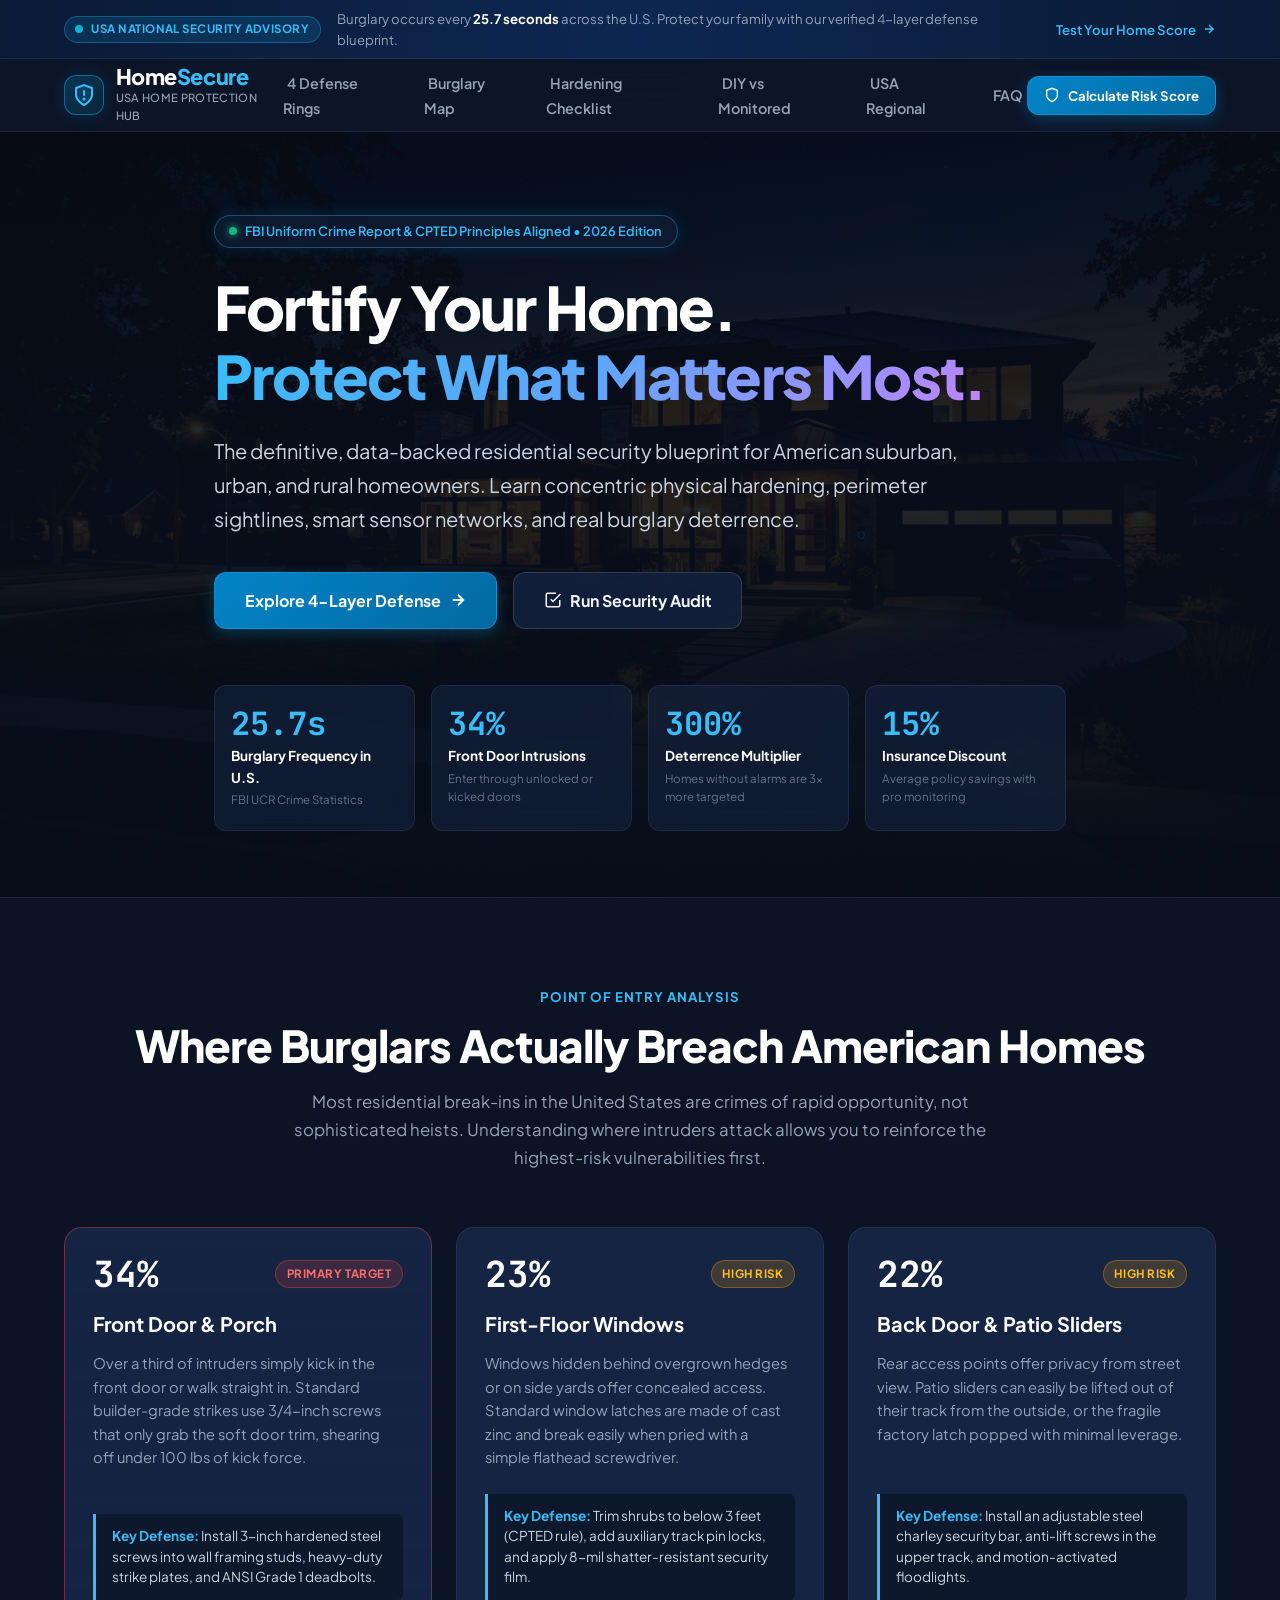
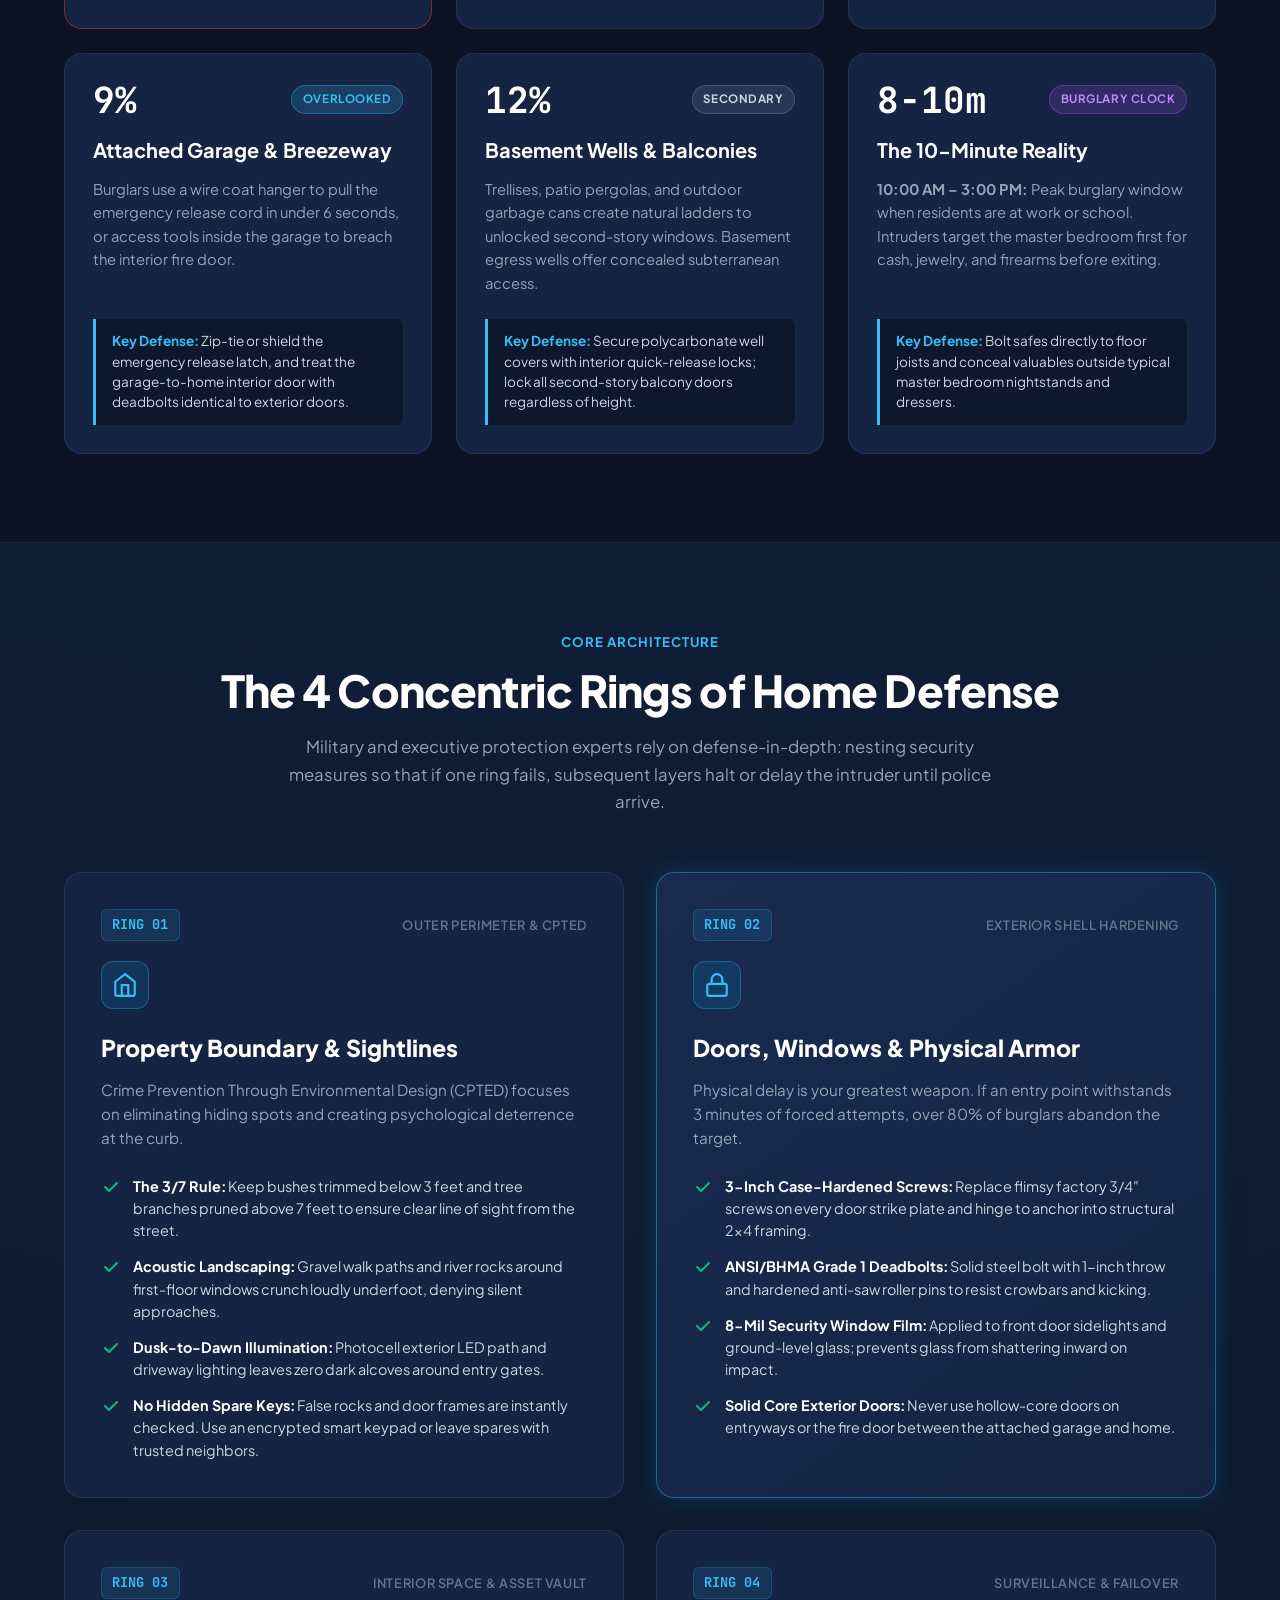
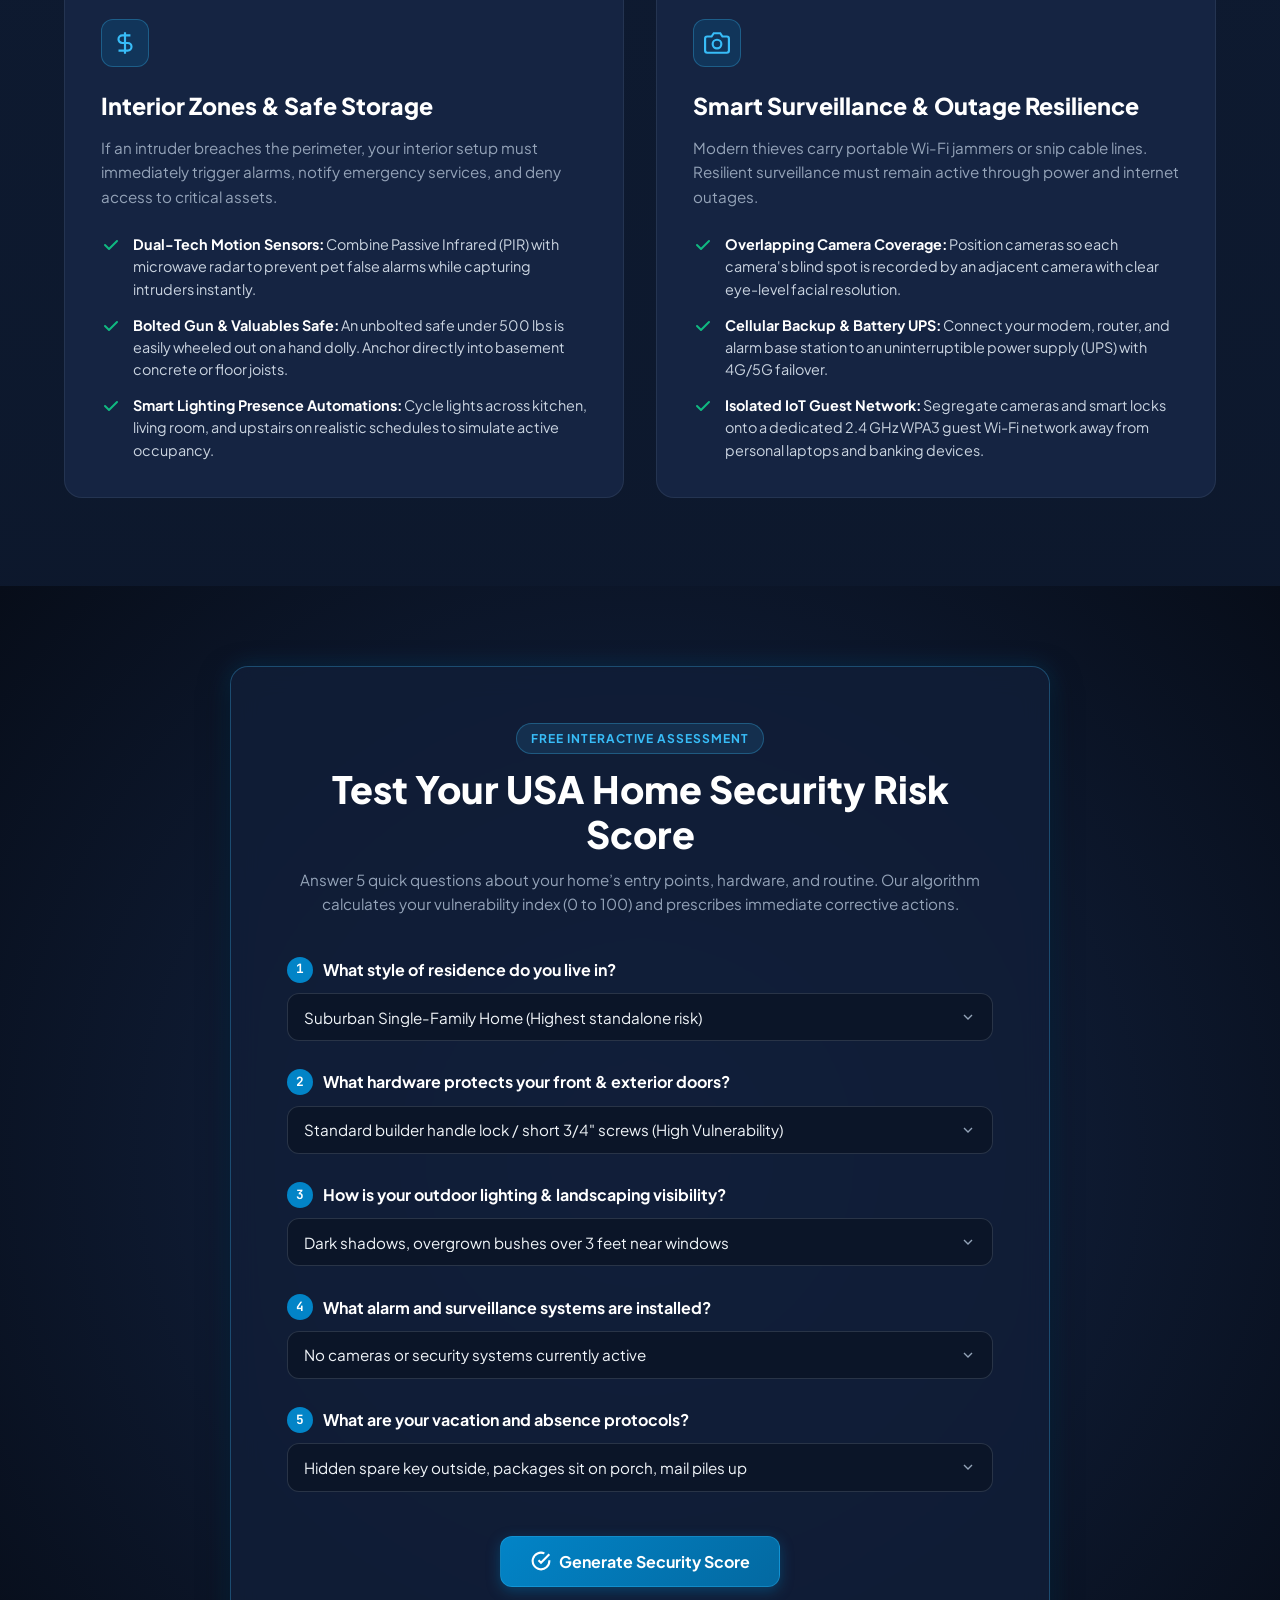
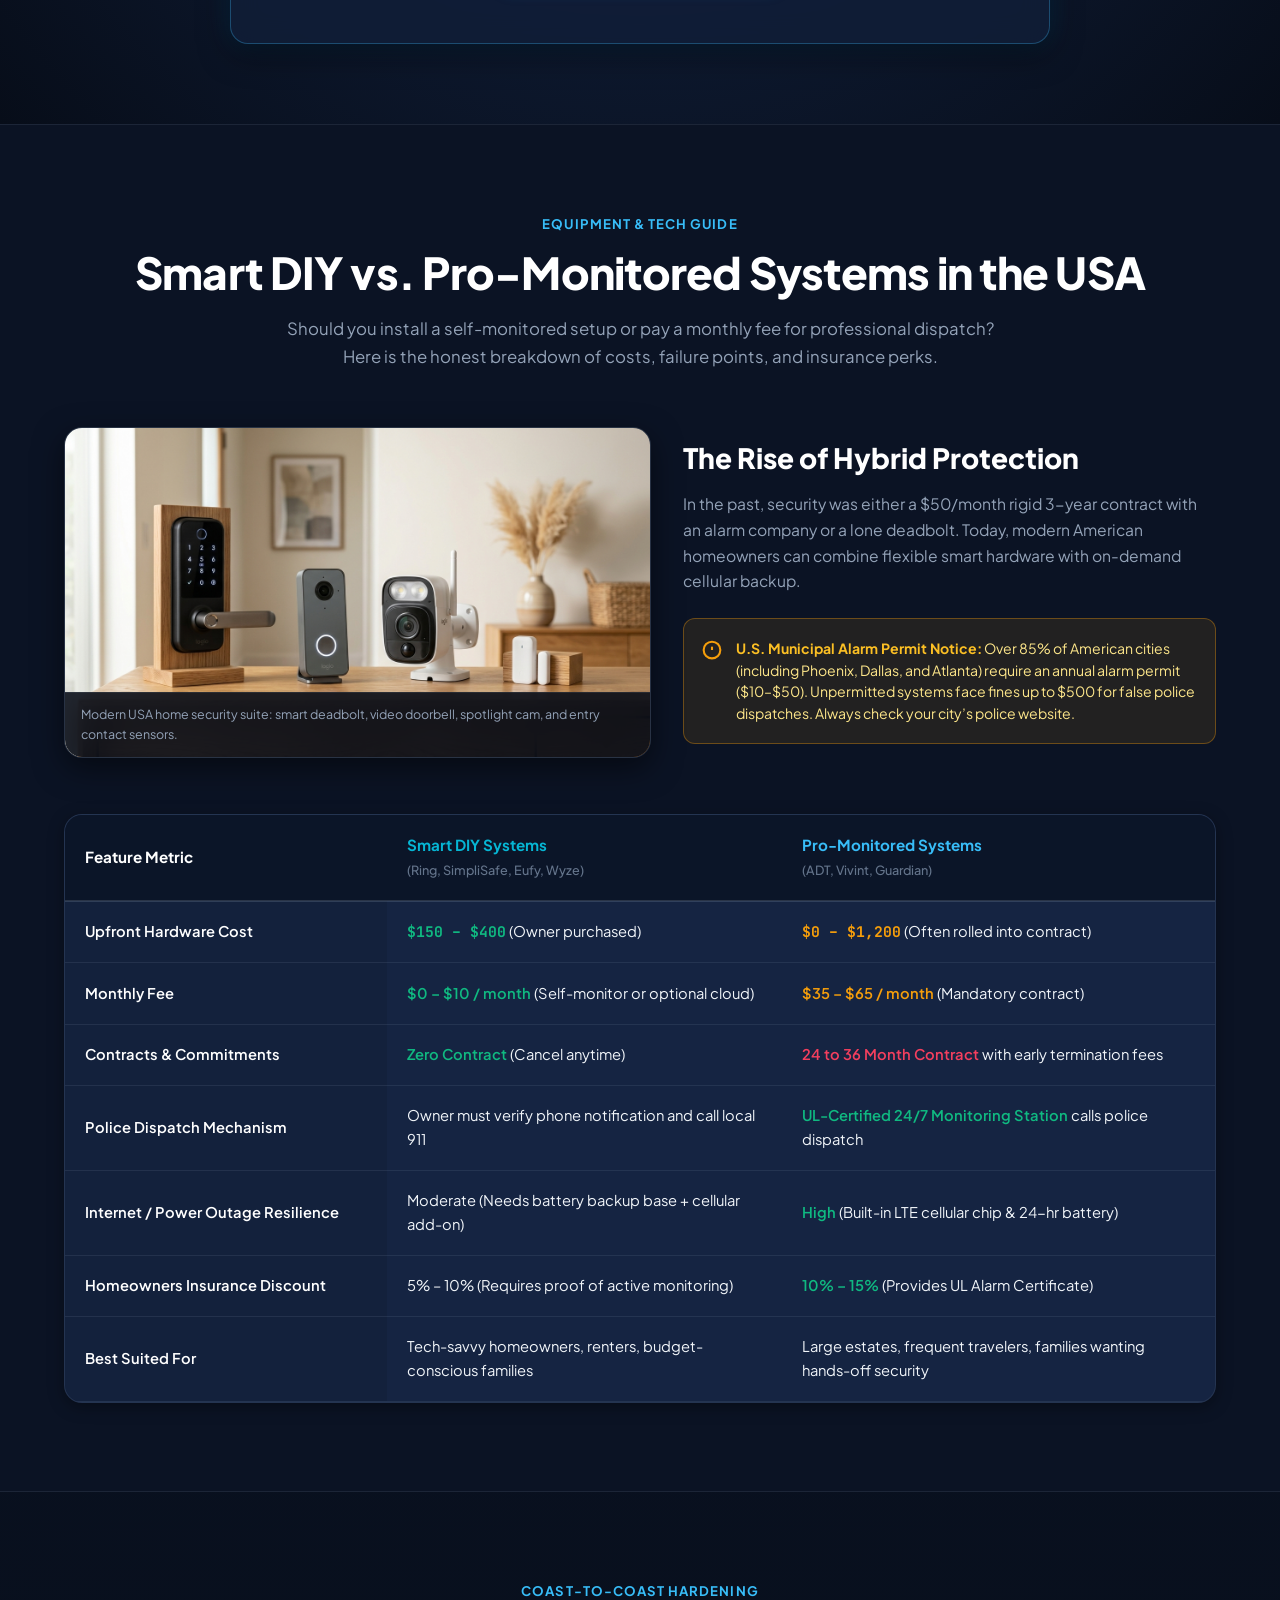
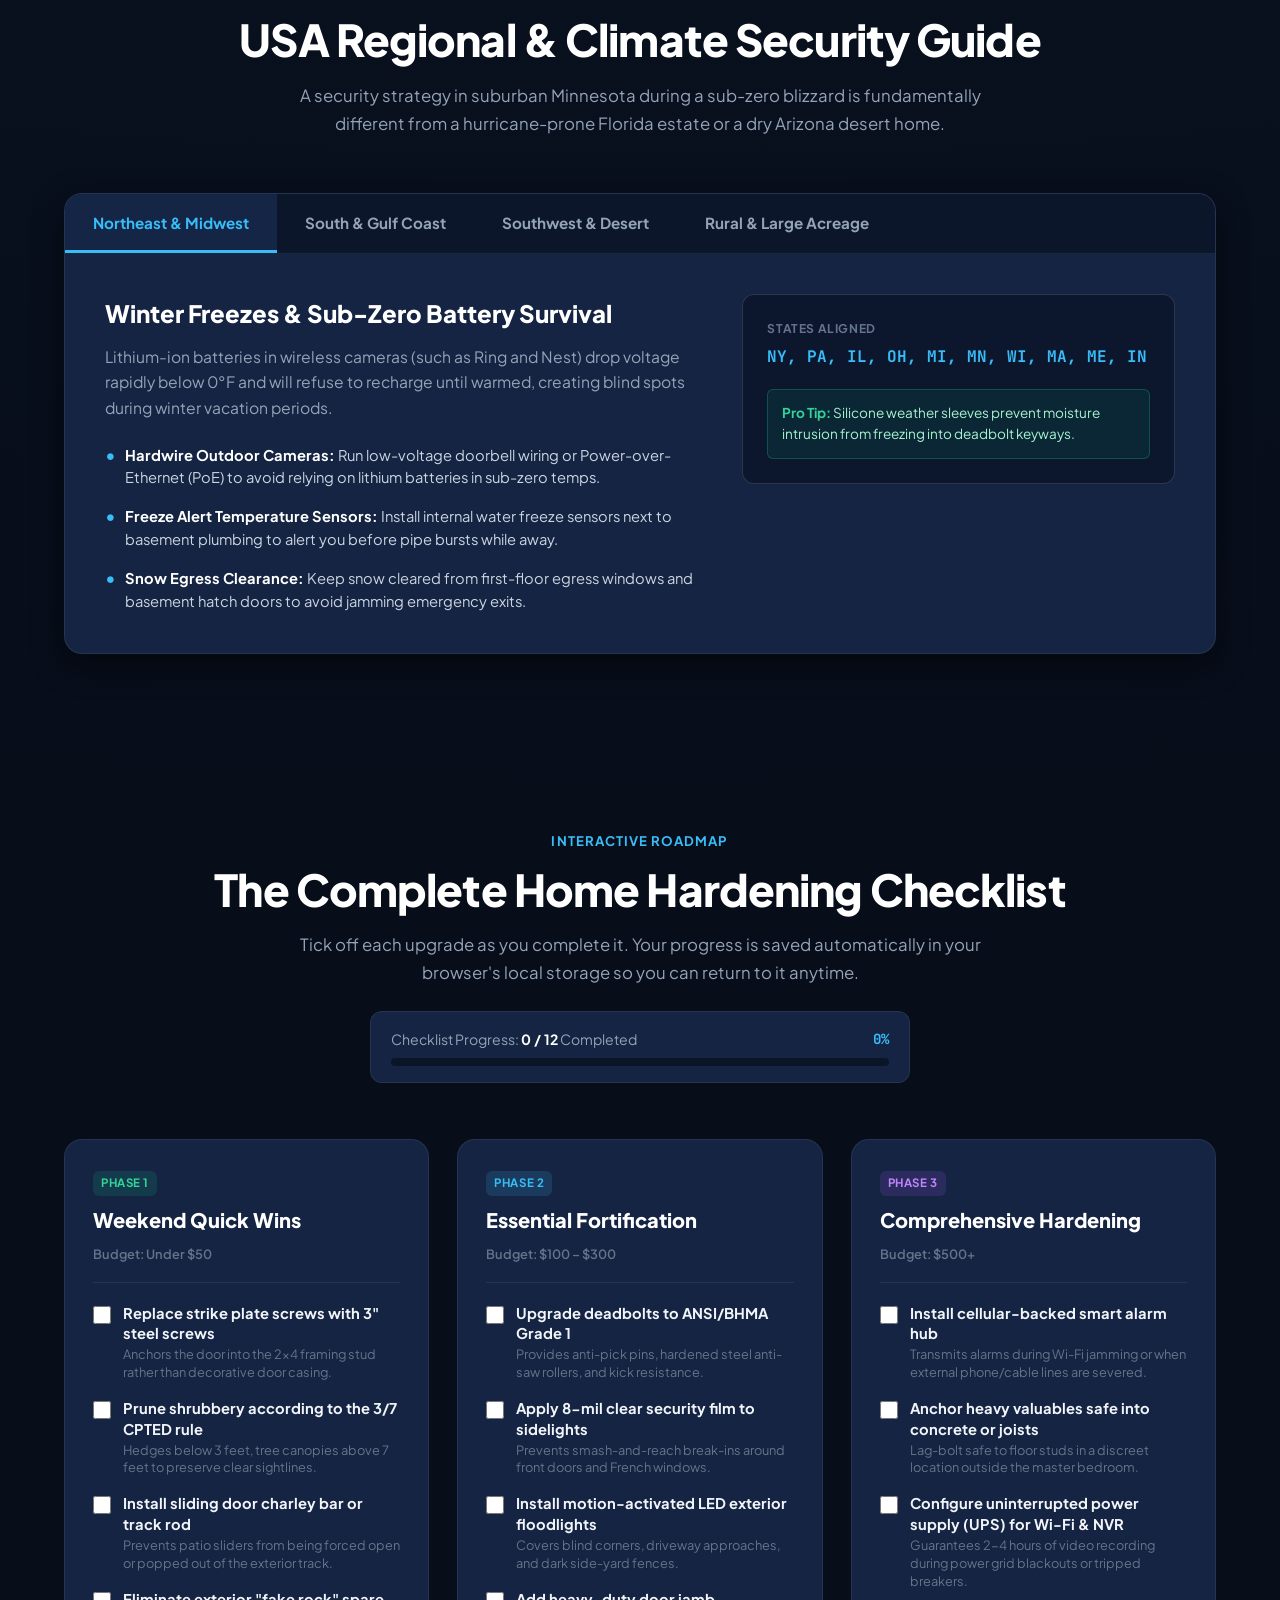
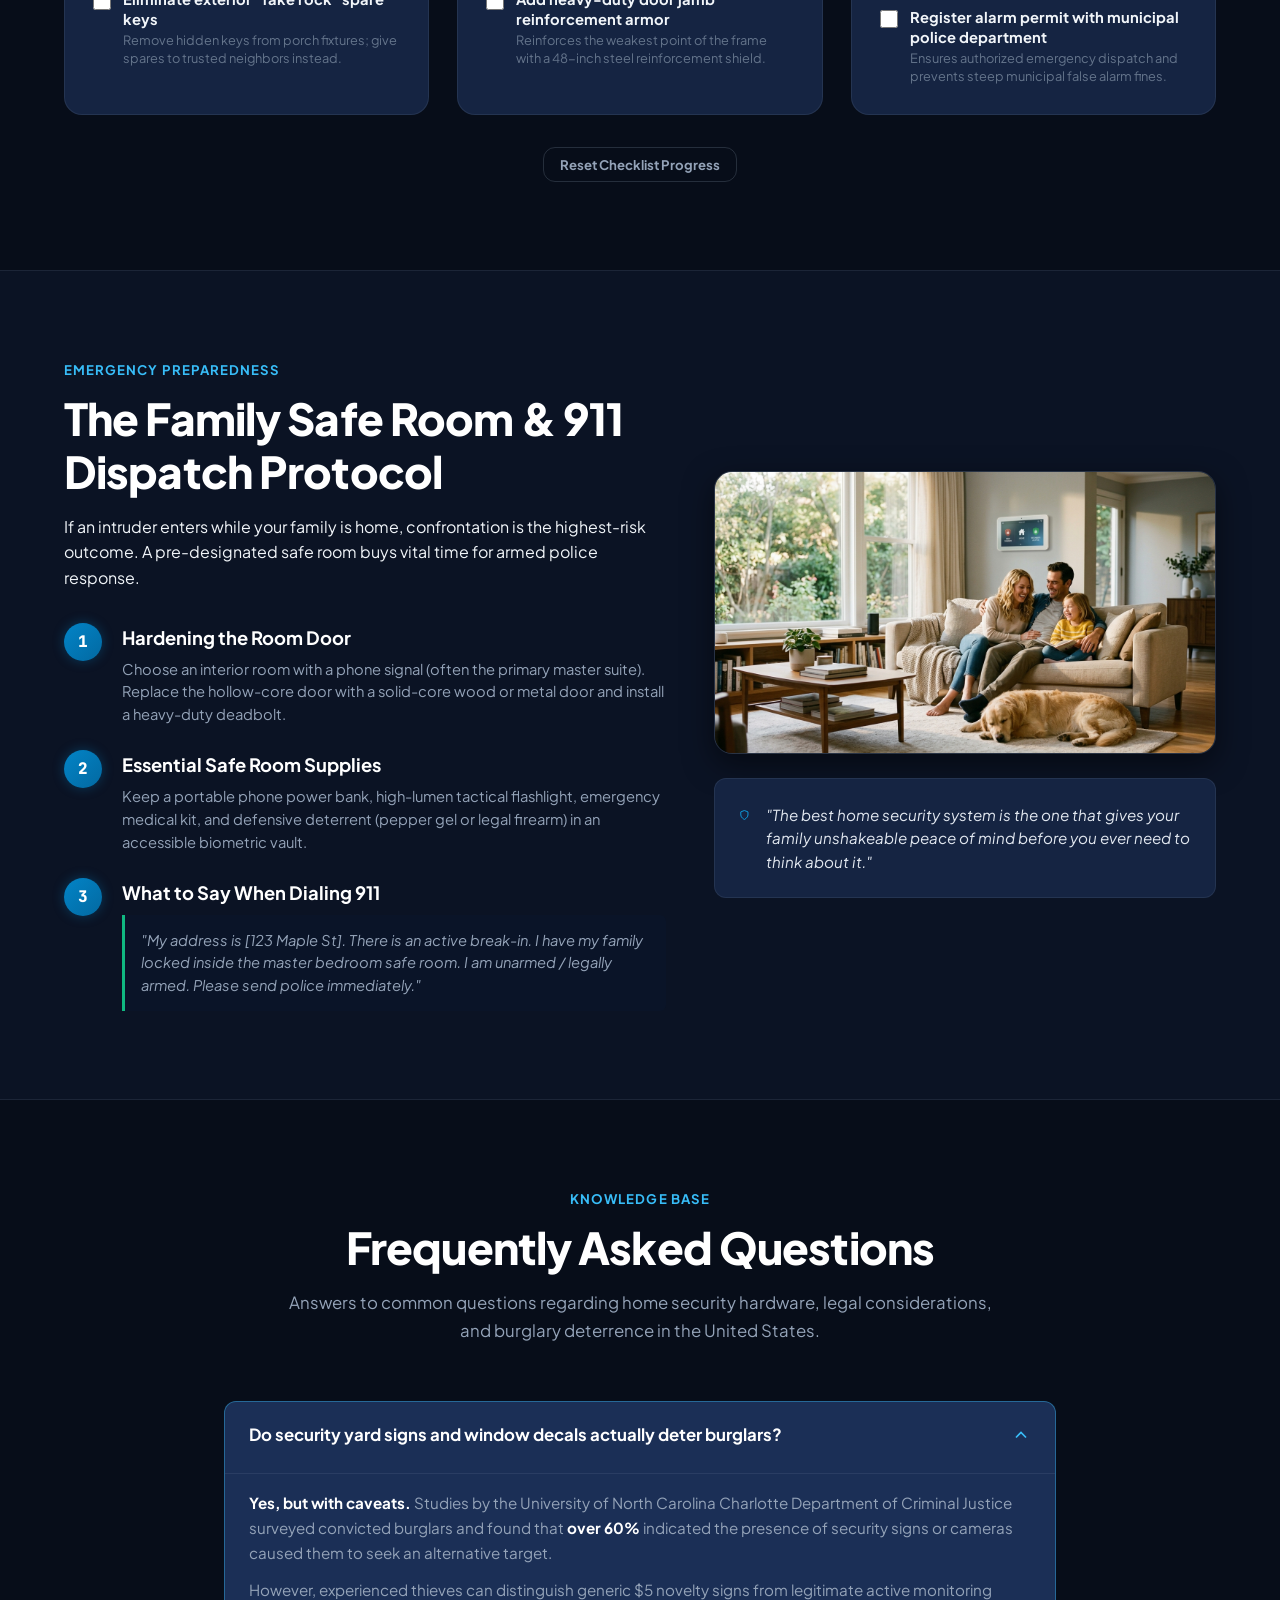
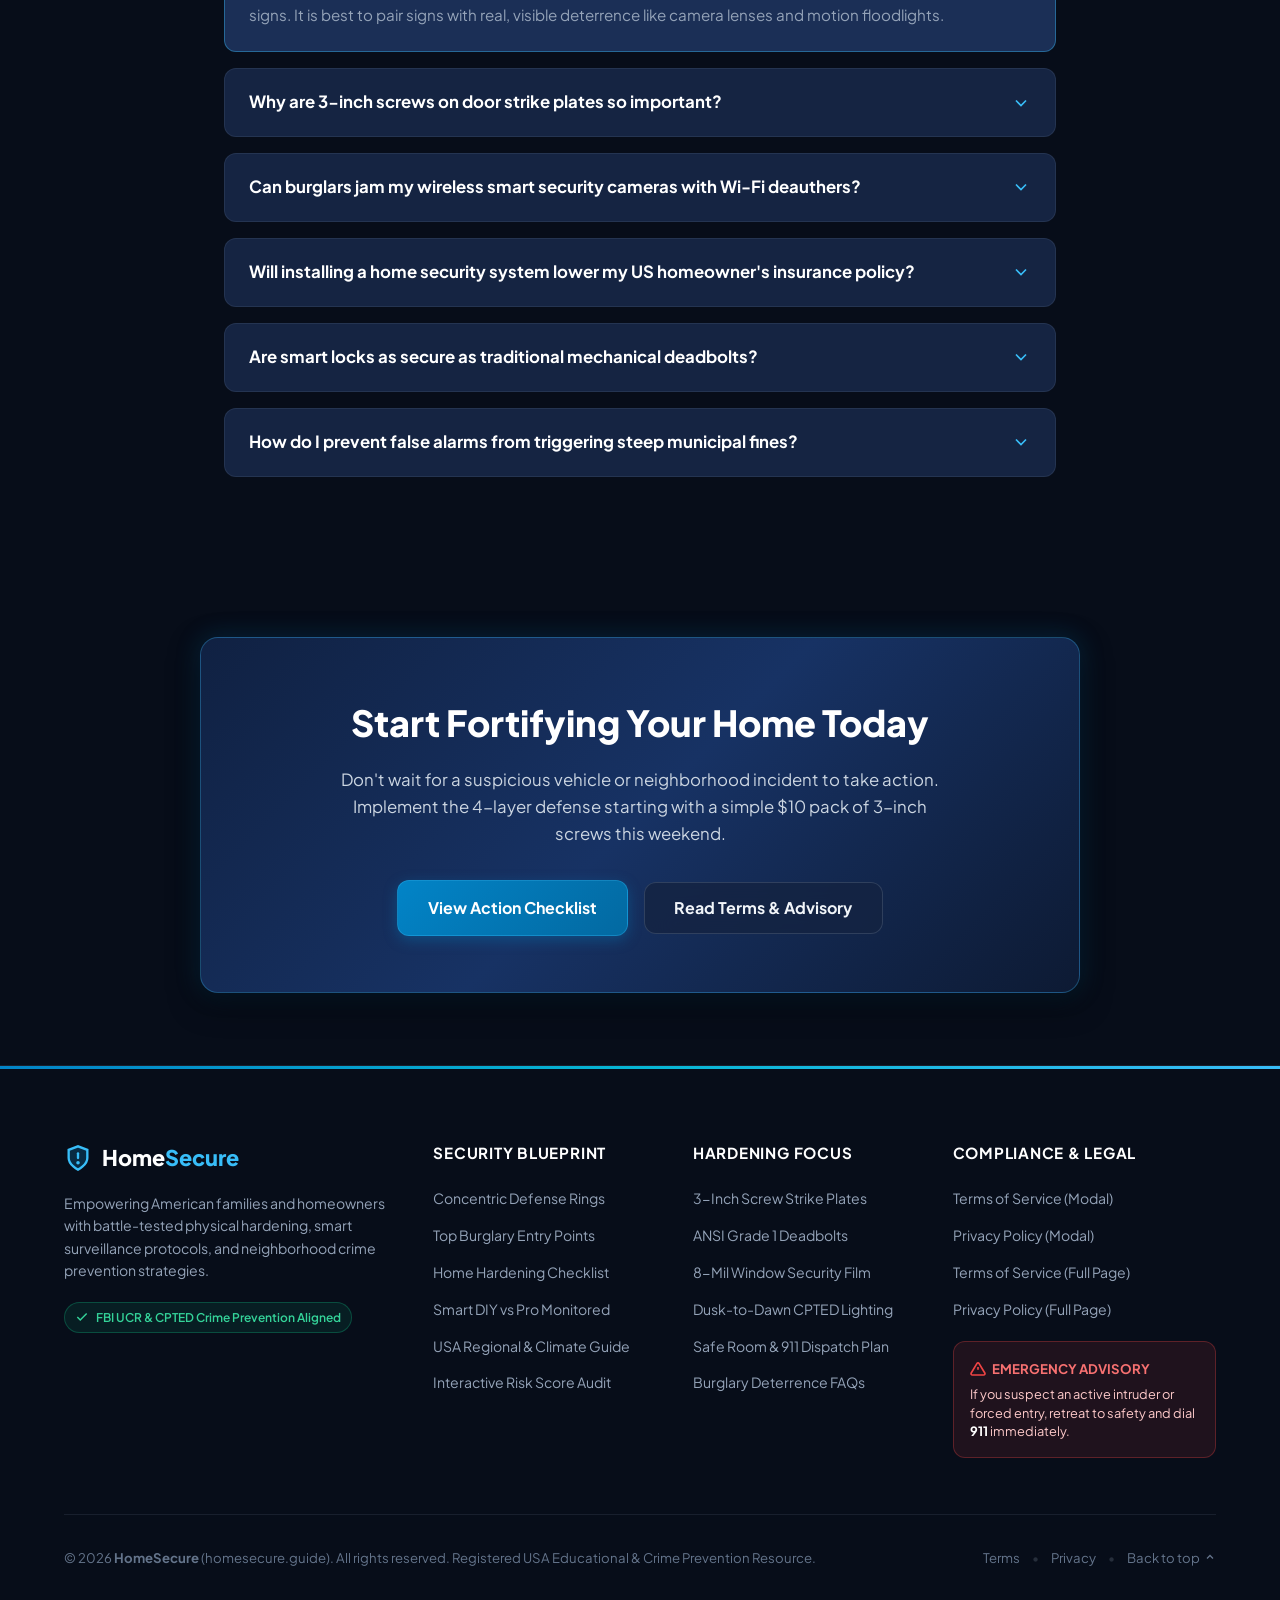
<file: index.html>
<!DOCTYPE html>
<html lang="en" class="scroll-smooth">
<head>
  <meta charset="UTF-8">
  <meta name="viewport" content="width=device-width, initial-scale=1.0">
  <title>HomeSecure | The Definitive USA Home Security &amp; Burglary Prevention Field Guide</title>
  <meta name="description" content="Comprehensive, data-driven home security guide for American homeowners. Master perimeter defense, door hardening, smart cameras, and FBI burglary prevention protocols.">
  <meta name="keywords" content="home security USA, burglary prevention guide, smart locks, FBI crime stats, security cameras, perimeter defense, strike plate reinforcement, home protection checklist">
  <meta name="author" content="HomeSecure USA">
  <meta name="robots" content="index, follow">

  <!-- OpenGraph & Twitter Social Cards -->
  <meta property="og:type" content="website">
  <meta property="og:site_name" content="HomeSecure">
  <meta property="og:title" content="HomeSecure | The Definitive USA Home Security &amp; Burglary Prevention Field Guide">
  <meta property="og:description" content="Comprehensive, data-driven home security guide for American homeowners. Master perimeter defense, door hardening, smart cameras, and FBI burglary prevention protocols.">
  <meta property="og:image" content="images/hero-home-security.jpg">
  <meta name="twitter:card" content="summary_large_image">
  <meta name="twitter:title" content="HomeSecure | USA Home Security Field Guide">
  <meta name="twitter:description" content="Master concentric physical defense rings, 3-inch screw strike plates, smart cameras, and FBI burglary prevention protocols.">
  <meta name="twitter:image" content="images/hero-home-security.jpg">

  <!-- Typography & Icons -->
  <link rel="preconnect" href="https://fonts.googleapis.com">
  <link rel="preconnect" href="https://fonts.gstatic.com" crossorigin>
  <link href="https://fonts.googleapis.com/css2?family=Plus+Jakarta+Sans:wght@400;500;600;700;800&family=JetBrains+Mono:wght@500;700&display=swap" rel="stylesheet">

  <!-- Core Stylesheet -->
  <link rel="stylesheet" href="css/style.css">

  <!-- Favicon SVG -->
  <link rel="icon" type="image/svg+xml" href="data:image/svg+xml,%3Csvg xmlns='http://www.w3.org/2000/svg' viewBox='0 0 24 24' fill='%230284c7'%3E%3Cpath d='M12 1L3 5v6c0 5.55 3.84 10.74 9 12 5.16-1.26 9-6.45 9-12V5l-9-4zm-1 6h2v2h-2V7zm0 4h2v6h-2v-6z'/%3E%3C/svg%3E">

  <!-- Structured Data: WebSite & HowTo for Rich Google Snippets -->
  <script type="application/ld+json">
  {
    "@context": "https://schema.org",
    "@type": "WebPage",
    "name": "HomeSecure | The Definitive USA Home Security & Burglary Prevention Field Guide",
    "description": "Comprehensive, data-driven home security guide for American homeowners. Master perimeter defense, door hardening, smart cameras, and FBI burglary prevention protocols.",
    "publisher": {
      "@type": "Organization",
      "name": "HomeSecure",
      "url": "https://homesecure.guide/"
    },
    "inLanguage": "en-US"
  }
  </script>
</head>
<body id="top">
  <!-- Top Announcement Bar -->
  <div class="top-announcement-bar" role="complementary" aria-label="Security Update Banner">
    <div class="container top-bar-inner">
      <div class="announcement-badge">
        <span class="pulsing-radar"></span>
        <span>USA National Security Advisory</span>
      </div>
      <p class="announcement-text">
        Burglary occurs every <strong>25.7 seconds</strong> across the U.S. Protect your family with our verified 4-layer defense blueprint.
      </p>
      <a href="#security-calculator" class="announcement-link">
        <span>Test Your Home Score</span>
        <svg width="14" height="14" viewBox="0 0 24 24" fill="none" stroke="currentColor" stroke-width="2.5"><path d="M5 12h14M12 5l7 7-7 7"/></svg>
      </a>
    </div>
  </div>

  <!-- Primary Navigation Header -->
  <header class="site-header" id="navbar">
    <div class="container header-container">
      <!-- Brand Logo -->
      <a href="#top" class="brand-logo" aria-label="HomeSecure Home">
        <div class="brand-icon-wrapper">
          <svg class="brand-shield" viewBox="0 0 24 24" fill="none" stroke="currentColor" stroke-width="2">
            <path d="M12 22s8-4 8-10V5l-8-3-8 3v7c0 6 8 10 8 10z" fill="rgba(14, 165, 233, 0.15)"/>
            <path d="M12 8v4" stroke-linecap="round"/>
            <path d="M12 16h.01" stroke-linecap="round" stroke-width="3"/>
          </svg>
        </div>
        <div class="brand-text-block">
          <span class="brand-title">Home<span class="brand-accent">Secure</span></span>
          <span class="brand-tagline">USA Home Protection Hub</span>
        </div>
      </a>

      <!-- Desktop Navigation Menu -->
      <nav class="desktop-nav" aria-label="Primary Navigation">
        <ul class="nav-links">
          <li><a href="#defense-layers" class="nav-link">4 Defense Rings</a></li>
          <li><a href="#vulnerabilities" class="nav-link">Burglary Map</a></li>
          <li><a href="#checklist" class="nav-link">Hardening Checklist</a></li>
          <li><a href="#system-comparison" class="nav-link">DIY vs Monitored</a></li>
          <li><a href="#regional-guide" class="nav-link">USA Regional</a></li>
          <li><a href="#faq" class="nav-link">FAQ</a></li>
        </ul>
      </nav>

      <!-- Header Action & Mobile Menu Toggle -->
      <div class="header-actions">
        <a href="#security-calculator" class="btn btn-primary btn-sm header-cta">
          <svg width="16" height="16" viewBox="0 0 24 24" fill="none" stroke="currentColor" stroke-width="2"><path d="M12 22s8-4 8-10V5l-8-3-8 3v7c0 6 8 10 8 10z"/></svg>
          <span>Calculate Risk Score</span>
        </a>

        <button type="button" class="mobile-toggle" id="mobile-toggle-btn" aria-label="Toggle navigation menu" aria-expanded="false" aria-controls="mobile-menu">
          <span class="hamburger-bar"></span>
          <span class="hamburger-bar"></span>
          <span class="hamburger-bar"></span>
        </button>
      </div>
    </div>

    <!-- Mobile Drawer Menu -->
    <div class="mobile-menu" id="mobile-menu" hidden>
      <nav class="mobile-nav" aria-label="Mobile Navigation">
        <ul class="mobile-nav-links">
          <li><a href="#defense-layers" class="mobile-link">4 Defense Rings</a></li>
          <li><a href="#vulnerabilities" class="mobile-link">Burglary Entry Map</a></li>
          <li><a href="#checklist" class="mobile-link">Hardening Checklist</a></li>
          <li><a href="#system-comparison" class="mobile-link">DIY vs Pro Monitoring</a></li>
          <li><a href="#regional-guide" class="mobile-link">USA Regional Climate Guide</a></li>
          <li><a href="#faq" class="mobile-link">Frequently Asked Questions</a></li>
          <li><a href="#security-calculator" class="mobile-link highlight">Interactive Risk Assessment</a></li>
          <li><button type="button" class="mobile-link modal-trigger" data-modal="terms-modal">Terms of Service</button></li>
          <li><button type="button" class="mobile-link modal-trigger" data-modal="privacy-modal">Privacy Policy</button></li>
        </ul>
      </nav>
    </div>
  </header>

  <main id="main-content">
    <!-- HERO SECTION -->
    <section class="hero-section" id="hero">
      <div class="hero-backdrop">
        <img 
          src="images/hero-home-security.jpg" 
          alt="Modern American suburban home at twilight with illuminated pathway and security lighting" 
          class="hero-img"
          fetchpriority="high"
          width="1280" 
          height="720"
        >
        <div class="hero-gradient-overlay"></div>
      </div>

      <div class="container hero-content">
        <div class="hero-badge">
          <span class="badge-dot"></span>
          <span>FBI Uniform Crime Report &amp; CPTED Principles Aligned &bull; 2026 Edition</span>
        </div>

        <h1 class="hero-heading">
          Fortify Your Home. <br>
          <span class="text-gradient">Protect What Matters Most.</span>
        </h1>

        <p class="hero-lead">
          The definitive, data-backed residential security blueprint for American suburban, urban, and rural homeowners. Learn concentric physical hardening, perimeter sightlines, smart sensor networks, and real burglary deterrence.
        </p>

        <div class="hero-cta-group">
          <a href="#defense-layers" class="btn btn-primary btn-lg">
            <span>Explore 4-Layer Defense</span>
            <svg width="18" height="18" viewBox="0 0 24 24" fill="none" stroke="currentColor" stroke-width="2.5"><path d="M5 12h14M12 5l7 7-7 7"/></svg>
          </a>
          <a href="#security-calculator" class="btn btn-secondary btn-lg">
            <svg width="18" height="18" viewBox="0 0 24 24" fill="none" stroke="currentColor" stroke-width="2"><path d="M9 11l3 3L22 4M21 12v7a2 2 0 0 1-2 2H5a2 2 0 0 1-2-2V5a2 2 0 0 1 2-2h11"/></svg>
            <span>Run Security Audit</span>
          </a>
        </div>

        <!-- Hero Stats Bar -->
        <div class="hero-stats-grid">
          <div class="stat-card">
            <div class="stat-value">25.7s</div>
            <div class="stat-label">Burglary Frequency in U.S.</div>
            <div class="stat-sub">FBI UCR Crime Statistics</div>
          </div>
          <div class="stat-card">
            <div class="stat-value">34%</div>
            <div class="stat-label">Front Door Intrusions</div>
            <div class="stat-sub">Enter through unlocked or kicked doors</div>
          </div>
          <div class="stat-card">
            <div class="stat-value">300%</div>
            <div class="stat-label">Deterrence Multiplier</div>
            <div class="stat-sub">Homes without alarms are 3x more targeted</div>
          </div>
          <div class="stat-card">
            <div class="stat-value">15%</div>
            <div class="stat-label">Insurance Discount</div>
            <div class="stat-sub">Average policy savings with pro monitoring</div>
          </div>
        </div>
      </div>
    </section>

    <!-- SECTION 1: FBI CRIME REALITY & VULNERABILITY MAP -->
    <section class="section section-dark" id="vulnerabilities">
      <div class="container">
        <div class="section-header text-center">
          <div class="section-kicker">Point of Entry Analysis</div>
          <h2 class="section-title">Where Burglars Actually Breach American Homes</h2>
          <p class="section-subtitle">
            Most residential break-ins in the United States are crimes of rapid opportunity, not sophisticated heists. Understanding where intruders attack allows you to reinforce the highest-risk vulnerabilities first.
          </p>
        </div>

        <div class="vulnerabilities-grid">
          <!-- Vulnerability 1 -->
          <article class="entry-card featured">
            <div class="entry-header">
              <span class="entry-percent">34%</span>
              <span class="entry-badge-tag danger">Primary Target</span>
            </div>
            <h3 class="entry-title">Front Door &amp; Porch</h3>
            <p class="entry-desc">
              Over a third of intruders simply kick in the front door or walk straight in. Standard builder-grade strikes use 3/4-inch screws that only grab the soft door trim, shearing off under 100 lbs of kick force.
            </p>
            <div class="entry-countermeasure">
              <strong>Key Defense:</strong> Install 3-inch hardened steel screws into wall framing studs, heavy-duty strike plates, and ANSI Grade 1 deadbolts.
            </div>
          </article>

          <!-- Vulnerability 2 -->
          <article class="entry-card">
            <div class="entry-header">
              <span class="entry-percent">23%</span>
              <span class="entry-badge-tag warning">High Risk</span>
            </div>
            <h3 class="entry-title">First-Floor Windows</h3>
            <p class="entry-desc">
              Windows hidden behind overgrown hedges or on side yards offer concealed access. Standard window latches are made of cast zinc and break easily when pried with a simple flathead screwdriver.
            </p>
            <div class="entry-countermeasure">
              <strong>Key Defense:</strong> Trim shrubs to below 3 feet (CPTED rule), add auxiliary track pin locks, and apply 8-mil shatter-resistant security film.
            </div>
          </article>

          <!-- Vulnerability 3 -->
          <article class="entry-card">
            <div class="entry-header">
              <span class="entry-percent">22%</span>
              <span class="entry-badge-tag warning">High Risk</span>
            </div>
            <h3 class="entry-title">Back Door &amp; Patio Sliders</h3>
            <p class="entry-desc">
              Rear access points offer privacy from street view. Patio sliders can easily be lifted out of their track from the outside, or the fragile factory latch popped with minimal leverage.
            </p>
            <div class="entry-countermeasure">
              <strong>Key Defense:</strong> Install an adjustable steel charley security bar, anti-lift screws in the upper track, and motion-activated floodlights.
            </div>
          </article>

          <!-- Vulnerability 4 -->
          <article class="entry-card">
            <div class="entry-header">
              <span class="entry-percent">9%</span>
              <span class="entry-badge-tag caution">Overlooked</span>
            </div>
            <h3 class="entry-title">Attached Garage &amp; Breezeway</h3>
            <p class="entry-desc">
              Burglars use a wire coat hanger to pull the emergency release cord in under 6 seconds, or access tools inside the garage to breach the interior fire door.
            </p>
            <div class="entry-countermeasure">
              <strong>Key Defense:</strong> Zip-tie or shield the emergency release latch, and treat the garage-to-home interior door with deadbolts identical to exterior doors.
            </div>
          </article>

          <!-- Vulnerability 5 -->
          <article class="entry-card">
            <div class="entry-header">
              <span class="entry-percent">12%</span>
              <span class="entry-badge-tag info">Secondary</span>
            </div>
            <h3 class="entry-title">Basement Wells &amp; Balconies</h3>
            <p class="entry-desc">
              Trellises, patio pergolas, and outdoor garbage cans create natural ladders to unlocked second-story windows. Basement egress wells offer concealed subterranean access.
            </p>
            <div class="entry-countermeasure">
              <strong>Key Defense:</strong> Secure polycarbonate well covers with interior quick-release locks; lock all second-story balcony doors regardless of height.
            </div>
          </article>

          <!-- Vulnerability 6 -->
          <article class="entry-card timing-card">
            <div class="entry-header">
              <span class="entry-percent">8-10m</span>
              <span class="entry-badge-tag clock">Burglary Clock</span>
            </div>
            <h3 class="entry-title">The 10-Minute Reality</h3>
            <p class="entry-desc">
              <strong>10:00 AM – 3:00 PM:</strong> Peak burglary window when residents are at work or school. Intruders target the master bedroom first for cash, jewelry, and firearms before exiting.
            </p>
            <div class="entry-countermeasure">
              <strong>Key Defense:</strong> Bolt safes directly to floor joists and conceal valuables outside typical master bedroom nightstands and dressers.
            </div>
          </article>
        </div>
      </div>
    </section>

    <!-- SECTION 2: 4 CONCENTRIC DEFENSE RINGS -->
    <section class="section section-rings" id="defense-layers">
      <div class="container">
        <div class="section-header text-center">
          <div class="section-kicker">Core Architecture</div>
          <h2 class="section-title">The 4 Concentric Rings of Home Defense</h2>
          <p class="section-subtitle">
            Military and executive protection experts rely on defense-in-depth: nesting security measures so that if one ring fails, subsequent layers halt or delay the intruder until police arrive.
          </p>
        </div>

        <div class="rings-wrapper">
          <!-- RING 1 -->
          <div class="ring-card">
            <div class="ring-indicator">
              <span class="ring-number">Ring 01</span>
              <span class="ring-name">Outer Perimeter &amp; CPTED</span>
            </div>
            <div class="ring-content">
              <div class="ring-icon-box">
                <svg viewBox="0 0 24 24" fill="none" stroke="currentColor" stroke-width="2"><path d="M3 9l9-7 9 7v11a2 2 0 0 1-2 2H5a2 2 0 0 1-2-2z"/><polyline points="9 22 9 12 15 12 15 22"/></svg>
              </div>
              <h3 class="ring-title">Property Boundary &amp; Sightlines</h3>
              <p class="ring-desc">
                Crime Prevention Through Environmental Design (CPTED) focuses on eliminating hiding spots and creating psychological deterrence at the curb.
              </p>
              <ul class="ring-checklist">
                <li>
                  <svg class="check-icon" viewBox="0 0 20 20" fill="currentColor"><path fill-rule="evenodd" d="M16.707 5.293a1 1 0 010 1.414l-8 8a1 1 0 01-1.414 0l-4-4a1 1 0 011.414-1.414L8 12.586l7.293-7.293a1 1 0 011.414 0z" clip-rule="evenodd"/></svg>
                  <span><strong>The 3/7 Rule:</strong> Keep bushes trimmed below 3 feet and tree branches pruned above 7 feet to ensure clear line of sight from the street.</span>
                </li>
                <li>
                  <svg class="check-icon" viewBox="0 0 20 20" fill="currentColor"><path fill-rule="evenodd" d="M16.707 5.293a1 1 0 010 1.414l-8 8a1 1 0 01-1.414 0l-4-4a1 1 0 011.414-1.414L8 12.586l7.293-7.293a1 1 0 011.414 0z" clip-rule="evenodd"/></svg>
                  <span><strong>Acoustic Landscaping:</strong> Gravel walk paths and river rocks around first-floor windows crunch loudly underfoot, denying silent approaches.</span>
                </li>
                <li>
                  <svg class="check-icon" viewBox="0 0 20 20" fill="currentColor"><path fill-rule="evenodd" d="M16.707 5.293a1 1 0 010 1.414l-8 8a1 1 0 01-1.414 0l-4-4a1 1 0 011.414-1.414L8 12.586l7.293-7.293a1 1 0 011.414 0z" clip-rule="evenodd"/></svg>
                  <span><strong>Dusk-to-Dawn Illumination:</strong> Photocell exterior LED path and driveway lighting leaves zero dark alcoves around entry gates.</span>
                </li>
                <li>
                  <svg class="check-icon" viewBox="0 0 20 20" fill="currentColor"><path fill-rule="evenodd" d="M16.707 5.293a1 1 0 010 1.414l-8 8a1 1 0 01-1.414 0l-4-4a1 1 0 011.414-1.414L8 12.586l7.293-7.293a1 1 0 011.414 0z" clip-rule="evenodd"/></svg>
                  <span><strong>No Hidden Spare Keys:</strong> False rocks and door frames are instantly checked. Use an encrypted smart keypad or leave spares with trusted neighbors.</span>
                </li>
              </ul>
            </div>
          </div>

          <!-- RING 2 -->
          <div class="ring-card highlight">
            <div class="ring-indicator">
              <span class="ring-number">Ring 02</span>
              <span class="ring-name">Exterior Shell Hardening</span>
            </div>
            <div class="ring-content">
              <div class="ring-icon-box">
                <svg viewBox="0 0 24 24" fill="none" stroke="currentColor" stroke-width="2"><rect x="3" y="11" width="18" height="11" rx="2" ry="2"/><path d="M7 11V7a5 5 0 0 1 10 0v4"/></svg>
              </div>
              <h3 class="ring-title">Doors, Windows &amp; Physical Armor</h3>
              <p class="ring-desc">
                Physical delay is your greatest weapon. If an entry point withstands 3 minutes of forced attempts, over 80% of burglars abandon the target.
              </p>
              <ul class="ring-checklist">
                <li>
                  <svg class="check-icon" viewBox="0 0 20 20" fill="currentColor"><path fill-rule="evenodd" d="M16.707 5.293a1 1 0 010 1.414l-8 8a1 1 0 01-1.414 0l-4-4a1 1 0 011.414-1.414L8 12.586l7.293-7.293a1 1 0 011.414 0z" clip-rule="evenodd"/></svg>
                  <span><strong>3-Inch Case-Hardened Screws:</strong> Replace flimsy factory 3/4" screws on every door strike plate and hinge to anchor into structural 2x4 framing.</span>
                </li>
                <li>
                  <svg class="check-icon" viewBox="0 0 20 20" fill="currentColor"><path fill-rule="evenodd" d="M16.707 5.293a1 1 0 010 1.414l-8 8a1 1 0 01-1.414 0l-4-4a1 1 0 011.414-1.414L8 12.586l7.293-7.293a1 1 0 011.414 0z" clip-rule="evenodd"/></svg>
                  <span><strong>ANSI/BHMA Grade 1 Deadbolts:</strong> Solid steel bolt with 1-inch throw and hardened anti-saw roller pins to resist crowbars and kicking.</span>
                </li>
                <li>
                  <svg class="check-icon" viewBox="0 0 20 20" fill="currentColor"><path fill-rule="evenodd" d="M16.707 5.293a1 1 0 010 1.414l-8 8a1 1 0 01-1.414 0l-4-4a1 1 0 011.414-1.414L8 12.586l7.293-7.293a1 1 0 011.414 0z" clip-rule="evenodd"/></svg>
                  <span><strong>8-Mil Security Window Film:</strong> Applied to front door sidelights and ground-level glass; prevents glass from shattering inward on impact.</span>
                </li>
                <li>
                  <svg class="check-icon" viewBox="0 0 20 20" fill="currentColor"><path fill-rule="evenodd" d="M16.707 5.293a1 1 0 010 1.414l-8 8a1 1 0 01-1.414 0l-4-4a1 1 0 011.414-1.414L8 12.586l7.293-7.293a1 1 0 011.414 0z" clip-rule="evenodd"/></svg>
                  <span><strong>Solid Core Exterior Doors:</strong> Never use hollow-core doors on entryways or the fire door between the attached garage and home.</span>
                </li>
              </ul>
            </div>
          </div>

          <!-- RING 3 -->
          <div class="ring-card">
            <div class="ring-indicator">
              <span class="ring-number">Ring 03</span>
              <span class="ring-name">Interior Space &amp; Asset Vault</span>
            </div>
            <div class="ring-content">
              <div class="ring-icon-box">
                <svg viewBox="0 0 24 24" fill="none" stroke="currentColor" stroke-width="2"><path d="M12 2v20M17 5H9.5a3.5 3.5 0 0 0 0 7h5a3.5 3.5 0 0 1 0 7H6"/></svg>
              </div>
              <h3 class="ring-title">Interior Zones &amp; Safe Storage</h3>
              <p class="ring-desc">
                If an intruder breaches the perimeter, your interior setup must immediately trigger alarms, notify emergency services, and deny access to critical assets.
              </p>
              <ul class="ring-checklist">
                <li>
                  <svg class="check-icon" viewBox="0 0 20 20" fill="currentColor"><path fill-rule="evenodd" d="M16.707 5.293a1 1 0 010 1.414l-8 8a1 1 0 01-1.414 0l-4-4a1 1 0 011.414-1.414L8 12.586l7.293-7.293a1 1 0 011.414 0z" clip-rule="evenodd"/></svg>
                  <span><strong>Dual-Tech Motion Sensors:</strong> Combine Passive Infrared (PIR) with microwave radar to prevent pet false alarms while capturing intruders instantly.</span>
                </li>
                <li>
                  <svg class="check-icon" viewBox="0 0 20 20" fill="currentColor"><path fill-rule="evenodd" d="M16.707 5.293a1 1 0 010 1.414l-8 8a1 1 0 01-1.414 0l-4-4a1 1 0 011.414-1.414L8 12.586l7.293-7.293a1 1 0 011.414 0z" clip-rule="evenodd"/></svg>
                  <span><strong>Bolted Gun &amp; Valuables Safe:</strong> An unbolted safe under 500 lbs is easily wheeled out on a hand dolly. Anchor directly into basement concrete or floor joists.</span>
                </li>
                <li>
                  <svg class="check-icon" viewBox="0 0 20 20" fill="currentColor"><path fill-rule="evenodd" d="M16.707 5.293a1 1 0 010 1.414l-8 8a1 1 0 01-1.414 0l-4-4a1 1 0 011.414-1.414L8 12.586l7.293-7.293a1 1 0 011.414 0z" clip-rule="evenodd"/></svg>
                  <span><strong>Smart Lighting Presence Automations:</strong> Cycle lights across kitchen, living room, and upstairs on realistic schedules to simulate active occupancy.</span>
                </li>
              </ul>
            </div>
          </div>

          <!-- RING 4 -->
          <div class="ring-card">
            <div class="ring-indicator">
              <span class="ring-number">Ring 04</span>
              <span class="ring-name">Surveillance &amp; Failover</span>
            </div>
            <div class="ring-content">
              <div class="ring-icon-box">
                <svg viewBox="0 0 24 24" fill="none" stroke="currentColor" stroke-width="2"><path d="M23 19a2 2 0 0 1-2 2H3a2 2 0 0 1-2-2V8a2 2 0 0 1 2-2h4l2-3h6l2 3h4a2 2 0 0 1 2 2z"/><circle cx="12" cy="13" r="4"/></svg>
              </div>
              <h3 class="ring-title">Smart Surveillance &amp; Outage Resilience</h3>
              <p class="ring-desc">
                Modern thieves carry portable Wi-Fi jammers or snip cable lines. Resilient surveillance must remain active through power and internet outages.
              </p>
              <ul class="ring-checklist">
                <li>
                  <svg class="check-icon" viewBox="0 0 20 20" fill="currentColor"><path fill-rule="evenodd" d="M16.707 5.293a1 1 0 010 1.414l-8 8a1 1 0 01-1.414 0l-4-4a1 1 0 011.414-1.414L8 12.586l7.293-7.293a1 1 0 011.414 0z" clip-rule="evenodd"/></svg>
                  <span><strong>Overlapping Camera Coverage:</strong> Position cameras so each camera's blind spot is recorded by an adjacent camera with clear eye-level facial resolution.</span>
                </li>
                <li>
                  <svg class="check-icon" viewBox="0 0 20 20" fill="currentColor"><path fill-rule="evenodd" d="M16.707 5.293a1 1 0 010 1.414l-8 8a1 1 0 01-1.414 0l-4-4a1 1 0 011.414-1.414L8 12.586l7.293-7.293a1 1 0 011.414 0z" clip-rule="evenodd"/></svg>
                  <span><strong>Cellular Backup &amp; Battery UPS:</strong> Connect your modem, router, and alarm base station to an uninterruptible power supply (UPS) with 4G/5G failover.</span>
                </li>
                <li>
                  <svg class="check-icon" viewBox="0 0 20 20" fill="currentColor"><path fill-rule="evenodd" d="M16.707 5.293a1 1 0 010 1.414l-8 8a1 1 0 01-1.414 0l-4-4a1 1 0 011.414-1.414L8 12.586l7.293-7.293a1 1 0 011.414 0z" clip-rule="evenodd"/></svg>
                  <span><strong>Isolated IoT Guest Network:</strong> Segregate cameras and smart locks onto a dedicated 2.4 GHz WPA3 guest Wi-Fi network away from personal laptops and banking devices.</span>
                </li>
              </ul>
            </div>
          </div>
        </div>
      </div>
    </section>

    <!-- SECTION 3: INTERACTIVE SECURITY RISK ASSESSMENT WIDGET -->
    <section class="section section-calculator" id="security-calculator">
      <div class="container">
        <div class="calculator-card">
          <div class="calculator-header text-center">
            <span class="calc-badge">Free Interactive Assessment</span>
            <h2 class="calc-title">Test Your USA Home Security Risk Score</h2>
            <p class="calc-desc">
              Answer 5 quick questions about your home’s entry points, hardware, and routine. Our algorithm calculates your vulnerability index (0 to 100) and prescribes immediate corrective actions.
            </p>
          </div>

          <form id="audit-form" class="audit-form" onsubmit="event.preventDefault();">
            <!-- Question 1 -->
            <div class="form-question-group">
              <label class="question-label" for="q-property-type">
                <span class="q-num">1</span>
                <span>What style of residence do you live in?</span>
              </label>
              <select id="q-property-type" class="audit-select" required>
                <option value="suburban">Suburban Single-Family Home (Highest standalone risk)</option>
                <option value="urban">Urban Townhome / Row House (Shared walls, front/rear focus)</option>
                <option value="rural">Rural / Large Acreage (Extended police dispatch time)</option>
                <option value="apartment">Apartment / Condominium (Floor level access)</option>
              </select>
            </div>

            <!-- Question 2 -->
            <div class="form-question-group">
              <label class="question-label" for="q-door-locks">
                <span class="q-num">2</span>
                <span>What hardware protects your front &amp; exterior doors?</span>
              </label>
              <select id="q-door-locks" class="audit-select" required>
                <option value="builder">Standard builder handle lock / short 3/4" screws (High Vulnerability)</option>
                <option value="deadbolt-standard">Traditional deadbolt, standard strike plate (Moderate)</option>
                <option value="hardened">ANSI Grade 1 or 2 deadbolt + 3-inch screws into wall studs (Strong)</option>
                <option value="smart-fortified">Smart auto-locking deadbolt + strike plate reinforcement + metal door jam (Fortress)</option>
              </select>
            </div>

            <!-- Question 3 -->
            <div class="form-question-group">
              <label class="question-label" for="q-outdoor-lighting">
                <span class="q-num">3</span>
                <span>How is your outdoor lighting &amp; landscaping visibility?</span>
              </label>
              <select id="q-outdoor-lighting" class="audit-select" required>
                <option value="dark">Dark shadows, overgrown bushes over 3 feet near windows</option>
                <option value="basic">Standard porch light, turned on only when remembered</option>
                <option value="motion">Motion floodlights at corners, trimmed bushes</option>
                <option value="dusk-dawn">Automated dusk-to-dawn perimeter lighting + motion spotlights + CPTED sightlines</option>
              </select>
            </div>

            <!-- Question 4 -->
            <div class="form-question-group">
              <label class="question-label" for="q-alarm-setup">
                <span class="q-num">4</span>
                <span>What alarm and surveillance systems are installed?</span>
              </label>
              <select id="q-alarm-setup" class="audit-select" required>
                <option value="none">No cameras or security systems currently active</option>
                <option value="doorbell-only">Video doorbell only (Wi-Fi, cloud only)</option>
                <option value="diy-sensors">DIY alarm system with door/window sensors + cameras</option>
                <option value="pro-cellular">Professional 24/7 monitored alarm with cellular backup + battery UPS</option>
              </select>
            </div>

            <!-- Question 5 -->
            <div class="form-question-group">
              <label class="question-label" for="q-routine">
                <span class="q-num">5</span>
                <span>What are your vacation and absence protocols?</span>
              </label>
              <select id="q-routine" class="audit-select" required>
                <option value="vulnerable">Hidden spare key outside, packages sit on porch, mail piles up</option>
                <option value="moderate">Neighbors occasionally pick up packages, static light timer</option>
                <option value="strict">USPS mail hold, randomized smart interior lighting, no exterior keys</option>
              </select>
            </div>

            <div class="text-center calc-btn-wrapper">
              <button type="button" id="btn-calculate-score" class="btn btn-primary btn-lg">
                <svg width="20" height="20" viewBox="0 0 24 24" fill="none" stroke="currentColor" stroke-width="2.5"><path d="M22 11.08V12a10 10 0 1 1-5.93-9.14"/><polyline points="22 4 12 14.01 9 11.01"/></svg>
                <span>Generate Security Score</span>
              </button>
            </div>
          </form>

          <!-- Result Card (Populated by JS) -->
          <div id="audit-result" class="audit-result" hidden>
            <div class="score-display">
              <div class="score-gauge">
                <span class="score-number" id="result-score-val">0</span>
                <span class="score-total">/ 100</span>
              </div>
              <div class="score-text">
                <div class="score-rating" id="result-rating-title">Calculating...</div>
                <p class="score-summary" id="result-summary-text">...</p>
              </div>
            </div>

            <div class="remedy-box">
              <h3 class="remedy-heading">Top 3 Immediate Priority Actions for Your Home:</h3>
              <ul class="remedy-list" id="result-recommendations">
                <!-- Injected via JavaScript -->
              </ul>
            </div>

            <div class="calc-footer-actions">
              <button type="button" class="btn btn-outline btn-sm" id="btn-print-audit">
                <svg width="16" height="16" viewBox="0 0 24 24" fill="none" stroke="currentColor" stroke-width="2"><polyline points="6 9 6 2 18 2 18 9"/><path d="M6 18H4a2 2 0 0 1-2-2v-5a2 2 0 0 1 2-2h16a2 2 0 0 1 2 2v5a2 2 0 0 1-2 2h-2"/><rect x="6" y="14" width="12" height="8"/></svg>
                <span>Print Action Plan</span>
              </button>
              <a href="#checklist" class="btn btn-primary btn-sm">
                <span>View Full Hardening Checklist &darr;</span>
              </a>
            </div>
          </div>
        </div>
      </div>
    </section>

    <!-- SECTION 4: SMART DIY VS PRO-MONITORED SYSTEMS -->
    <section class="section section-dark" id="system-comparison">
      <div class="container">
        <div class="section-header text-center">
          <div class="section-kicker">Equipment &amp; Tech Guide</div>
          <h2 class="section-title">Smart DIY vs. Pro-Monitored Systems in the USA</h2>
          <p class="section-subtitle">
            Should you install a self-monitored setup or pay a monthly fee for professional dispatch? Here is the honest breakdown of costs, failure points, and insurance perks.
          </p>
        </div>

        <div class="device-showcase-row">
          <div class="device-img-card">
            <img 
              src="images/smart-devices.jpg" 
              alt="Smart home security locks, video doorbell, motion camera, and contact sensors"
              class="device-img"
              loading="lazy"
              width="640" 
              height="360"
            >
            <div class="device-caption">Modern USA home security suite: smart deadbolt, video doorbell, spotlight cam, and entry contact sensors.</div>
          </div>
          <div class="device-text-card">
            <h3 class="device-heading">The Rise of Hybrid Protection</h3>
            <p>
              In the past, security was either a $50/month rigid 3-year contract with an alarm company or a lone deadbolt. Today, modern American homeowners can combine flexible smart hardware with on-demand cellular backup.
            </p>
            <div class="permit-warning">
              <div class="permit-icon">
                <svg width="20" height="20" viewBox="0 0 24 24" fill="none" stroke="#f59e0b" stroke-width="2.5"><circle cx="12" cy="12" r="10"/><line x1="12" y1="8" x2="12" y2="12"/><line x1="12" y1="16" x2="12.01" y2="16"/></svg>
              </div>
              <div class="permit-text">
                <strong>U.S. Municipal Alarm Permit Notice:</strong> Over 85% of American cities (including Phoenix, Dallas, and Atlanta) require an annual alarm permit ($10–$50). Unpermitted systems face fines up to $500 for false police dispatches. Always check your city’s police website.
              </div>
            </div>
          </div>
        </div>

        <!-- Comparison Table -->
        <div class="comparison-table-wrapper" role="region" aria-label="System Comparison Table" tabindex="0">
          <table class="comparison-table">
            <thead>
              <tr>
                <th scope="col">Feature Metric</th>
                <th scope="col" class="th-diy">Smart DIY Systems <br><small>(Ring, SimpliSafe, Eufy, Wyze)</small></th>
                <th scope="col" class="th-pro">Pro-Monitored Systems <br><small>(ADT, Vivint, Guardian)</small></th>
              </tr>
            </thead>
            <tbody>
              <tr>
                <th scope="row">Upfront Hardware Cost</th>
                <td><span class="badge-price-low">$150 – $400</span> (Owner purchased)</td>
                <td><span class="badge-price-mid">$0 – $1,200</span> (Often rolled into contract)</td>
              </tr>
              <tr>
                <th scope="row">Monthly Fee</th>
                <td><span class="text-green">$0 – $10 / month</span> (Self-monitor or optional cloud)</td>
                <td><span class="text-amber">$35 – $65 / month</span> (Mandatory contract)</td>
              </tr>
              <tr>
                <th scope="row">Contracts &amp; Commitments</th>
                <td><span class="text-green">Zero Contract</span> (Cancel anytime)</td>
                <td><span class="text-red">24 to 36 Month Contract</span> with early termination fees</td>
              </tr>
              <tr>
                <th scope="row">Police Dispatch Mechanism</th>
                <td>Owner must verify phone notification and call local 911</td>
                <td><span class="text-green">UL-Certified 24/7 Monitoring Station</span> calls police dispatch</td>
              </tr>
              <tr>
                <th scope="row">Internet / Power Outage Resilience</th>
                <td>Moderate (Needs battery backup base + cellular add-on)</td>
                <td><span class="text-green">High</span> (Built-in LTE cellular chip &amp; 24-hr battery)</td>
              </tr>
              <tr>
                <th scope="row">Homeowners Insurance Discount</th>
                <td>5% – 10% (Requires proof of active monitoring)</td>
                <td><span class="text-green">10% – 15%</span> (Provides UL Alarm Certificate)</td>
              </tr>
              <tr>
                <th scope="row">Best Suited For</th>
                <td>Tech-savvy homeowners, renters, budget-conscious families</td>
                <td>Large estates, frequent travelers, families wanting hands-off security</td>
              </tr>
            </tbody>
          </table>
        </div>
      </div>
    </section>

    <!-- SECTION 5: USA REGIONAL CLIMATE GUIDE -->
    <section class="section" id="regional-guide">
      <div class="container">
        <div class="section-header text-center">
          <div class="section-kicker">Coast-to-Coast Hardening</div>
          <h2 class="section-title">USA Regional &amp; Climate Security Guide</h2>
          <p class="section-subtitle">
            A security strategy in suburban Minnesota during a sub-zero blizzard is fundamentally different from a hurricane-prone Florida estate or a dry Arizona desert home.
          </p>
        </div>

        <div class="regional-tabs">
          <div class="tab-nav" role="tablist" aria-label="Regional Security Tabs">
            <button class="tab-btn active" role="tab" aria-selected="true" data-tab="tab-northeast">Northeast &amp; Midwest</button>
            <button class="tab-btn" role="tab" aria-selected="false" data-tab="tab-south">South &amp; Gulf Coast</button>
            <button class="tab-btn" role="tab" aria-selected="false" data-tab="tab-southwest">Southwest &amp; Desert</button>
            <button class="tab-btn" role="tab" aria-selected="false" data-tab="tab-rural">Rural &amp; Large Acreage</button>
          </div>

          <div class="tab-content-area">
            <!-- TAB 1: Northeast & Midwest -->
            <div class="tab-panel active" id="tab-northeast" role="tabpanel">
              <div class="tab-panel-grid">
                <div class="tab-panel-info">
                  <h3 class="panel-title">Winter Freezes &amp; Sub-Zero Battery Survival</h3>
                  <p class="panel-lead">
                    Lithium-ion batteries in wireless cameras (such as Ring and Nest) drop voltage rapidly below 0&deg;F and will refuse to recharge until warmed, creating blind spots during winter vacation periods.
                  </p>
                  <ul class="panel-list">
                    <li><strong>Hardwire Outdoor Cameras:</strong> Run low-voltage doorbell wiring or Power-over-Ethernet (PoE) to avoid relying on lithium batteries in sub-zero temps.</li>
                    <li><strong>Freeze Alert Temperature Sensors:</strong> Install internal water freeze sensors next to basement plumbing to alert you before pipe bursts while away.</li>
                    <li><strong>Snow Egress Clearance:</strong> Keep snow cleared from first-floor egress windows and basement hatch doors to avoid jamming emergency exits.</li>
                  </ul>
                </div>
                <div class="tab-panel-sidebar">
                  <div class="panel-badge-card">
                    <span class="sidebar-kicker">States Aligned</span>
                    <p class="states-list">NY, PA, IL, OH, MI, MN, WI, MA, ME, IN</p>
                    <div class="badge-tip">
                      <strong>Pro Tip:</strong> Silicone weather sleeves prevent moisture intrusion from freezing into deadbolt keyways.
                    </div>
                  </div>
                </div>
              </div>
            </div>

            <!-- TAB 2: South & Gulf Coast -->
            <div class="tab-panel" id="tab-south" role="tabpanel" hidden>
              <div class="tab-panel-grid">
                <div class="tab-panel-info">
                  <h3 class="panel-title">Hurricanes, High Humidity &amp; Storm Outages</h3>
                  <p class="panel-lead">
                    Gulf coast climates experience severe salt-air corrosion, tropical downpours, and frequent prolonged power grid blackouts following hurricanes.
                  </p>
                  <ul class="panel-list">
                    <li><strong>IP67 Waterproof Enclosures:</strong> Standard IP65 cameras allow water vapor condensation during torrential Gulf cloudbursts. Require IP67 rating.</li>
                    <li><strong>Hurricane Shutter Dual-Locks:</strong> Ensure storm shutters have internal locking bolts so they cannot be pried open as a concealed entry point.</li>
                    <li><strong>Cellular &amp; Solar Backup:</strong> After major hurricanes, internet cables are shredded. Standalone solar panels and 4G cellular links keep eyes online.</li>
                  </ul>
                </div>
                <div class="tab-panel-sidebar">
                  <div class="panel-badge-card">
                    <span class="sidebar-kicker">States Aligned</span>
                    <p class="states-list">FL, TX, LA, GA, NC, SC, AL, MS</p>
                    <div class="badge-tip">
                      <strong>Pro Tip:</strong> Coat brass and steel exterior padlocks with marine-grade silicone lubricant to prevent salt-air seizure.
                    </div>
                  </div>
                </div>
              </div>
            </div>

            <!-- TAB 3: Southwest & Desert -->
            <div class="tab-panel" id="tab-southwest" role="tabpanel" hidden>
              <div class="tab-panel-grid">
                <div class="tab-panel-info">
                  <h3 class="panel-title">Extreme Heat, Sun Glare &amp; Stucco Hardening</h3>
                  <p class="panel-lead">
                    Ambient temperatures exceeding 115&deg;F trigger thermal shutdowns on outdoor electronics, while intense sunlight washes out camera sensors unless Wide Dynamic Range (WDR) is active.
                  </p>
                  <ul class="panel-list">
                    <li><strong>Thermal Overheat Shields:</strong> Never mount cameras on unshaded southern-facing stucco walls. Use sunshades or eave soffit mounts.</li>
                    <li><strong>WDR (Wide Dynamic Range):</strong> Essential for camera sensors to balance harsh desert sun against pitch-black shadows under porches.</li>
                    <li><strong>Masonry Stud Anchors:</strong> When anchoring strike plates into concrete block or stucco framing, use Tapcon masonry screws rather than standard wood screws.</li>
                  </ul>
                </div>
                <div class="tab-panel-sidebar">
                  <div class="panel-badge-card">
                    <span class="sidebar-kicker">States Aligned</span>
                    <p class="states-list">AZ, NV, NM, UT, Southern CA</p>
                    <div class="badge-tip">
                      <strong>Pro Tip:</strong> Install UV-rated conduit to protect exterior cabling from sun embrittlement and cracking.
                    </div>
                  </div>
                </div>
              </div>
            </div>

            <!-- TAB 4: Rural & Large Acreage -->
            <div class="tab-panel" id="tab-rural" role="tabpanel" hidden>
              <div class="tab-panel-grid">
                <div class="tab-panel-info">
                  <h3 class="panel-title">Extended Police Dispatch Times &amp; Long Perimeters</h3>
                  <p class="panel-lead">
                    In rural America, sheriff dispatch response times can exceed 25 to 45 minutes. Early detection at the property line is mandatory to give families adequate warning.
                  </p>
                  <ul class="panel-list">
                    <li><strong>Driveway Infrared Beam Sensors:</strong> Solar-powered dual-beam sensors transmit a wireless chime up to 1/2 mile when a vehicle enters the driveway.</li>
                    <li><strong>Solar LTE Trail / Security Cameras:</strong> Position cellular cameras at gate entrances to capture license plates before intruders reach the main house.</li>
                    <li><strong>High-Decibel Siren (110dB+):</strong> Exterior sirens that echo across acreage immediately signal to intruders that their presence is detected.</li>
                  </ul>
                </div>
                <div class="tab-panel-sidebar">
                  <div class="panel-badge-card">
                    <span class="sidebar-kicker">States Aligned</span>
                    <p class="states-list">MT, WY, ID, KS, NE, OK, KY, TN, Rural Counties</p>
                    <div class="badge-tip">
                      <strong>Pro Tip:</strong> Prominently display clearly readable reflective street address numbers at the roadway so emergency EMS/sheriffs find you quickly.
                    </div>
                  </div>
                </div>
              </div>
            </div>
          </div>
        </div>
      </div>
    </section>

    <!-- SECTION 6: INTERACTIVE HARDENING CHECKLIST -->
    <section class="section section-checklist" id="checklist">
      <div class="container">
        <div class="section-header text-center">
          <div class="section-kicker">Interactive Roadmap</div>
          <h2 class="section-title">The Complete Home Hardening Checklist</h2>
          <p class="section-subtitle">
            Tick off each upgrade as you complete it. Your progress is saved automatically in your browser's local storage so you can return to it anytime.
          </p>
          <div class="checklist-progress-bar-container">
            <div class="progress-info">
              <span class="progress-text">Checklist Progress: <strong id="checklist-counter">0 / 12</strong> Completed</span>
              <span class="progress-percent" id="checklist-pct">0%</span>
            </div>
            <div class="progress-track">
              <div class="progress-fill" id="checklist-progress-fill" style="width: 0%;"></div>
            </div>
          </div>
        </div>

        <div class="checklist-categories-grid">
          <!-- Phase 1 -->
          <div class="checklist-tier-card">
            <div class="tier-header tier-easy">
              <span class="tier-phase">Phase 1</span>
              <h3 class="tier-title">Weekend Quick Wins</h3>
              <span class="tier-budget">Budget: Under $50</span>
            </div>
            <ul class="checklist-items">
              <li class="check-item">
                <input type="checkbox" id="chk-1" class="custom-chk" data-chk-id="chk-1">
                <label for="chk-1">
                  <strong>Replace strike plate screws with 3" steel screws</strong>
                  <span>Anchors the door into the 2x4 framing stud rather than decorative door casing.</span>
                </label>
              </li>
              <li class="check-item">
                <input type="checkbox" id="chk-2" class="custom-chk" data-chk-id="chk-2">
                <label for="chk-2">
                  <strong>Prune shrubbery according to the 3/7 CPTED rule</strong>
                  <span>Hedges below 3 feet, tree canopies above 7 feet to preserve clear sightlines.</span>
                </label>
              </li>
              <li class="check-item">
                <input type="checkbox" id="chk-3" class="custom-chk" data-chk-id="chk-3">
                <label for="chk-3">
                  <strong>Install sliding door charley bar or track rod</strong>
                  <span>Prevents patio sliders from being forced open or popped out of the exterior track.</span>
                </label>
              </li>
              <li class="check-item">
                <input type="checkbox" id="chk-4" class="custom-chk" data-chk-id="chk-4">
                <label for="chk-4">
                  <strong>Eliminate exterior "fake rock" spare keys</strong>
                  <span>Remove hidden keys from porch fixtures; give spares to trusted neighbors instead.</span>
                </label>
              </li>
            </ul>
          </div>

          <!-- Phase 2 -->
          <div class="checklist-tier-card">
            <div class="tier-header tier-medium">
              <span class="tier-phase">Phase 2</span>
              <h3 class="tier-title">Essential Fortification</h3>
              <span class="tier-budget">Budget: $100 – $300</span>
            </div>
            <ul class="checklist-items">
              <li class="check-item">
                <input type="checkbox" id="chk-5" class="custom-chk" data-chk-id="chk-5">
                <label for="chk-5">
                  <strong>Upgrade deadbolts to ANSI/BHMA Grade 1</strong>
                  <span>Provides anti-pick pins, hardened steel anti-saw rollers, and kick resistance.</span>
                </label>
              </li>
              <li class="check-item">
                <input type="checkbox" id="chk-6" class="custom-chk" data-chk-id="chk-6">
                <label for="chk-6">
                  <strong>Apply 8-mil clear security film to sidelights</strong>
                  <span>Prevents smash-and-reach break-ins around front doors and French windows.</span>
                </label>
              </li>
              <li class="check-item">
                <input type="checkbox" id="chk-7" class="custom-chk" data-chk-id="chk-7">
                <label for="chk-7">
                  <strong>Install motion-activated LED exterior floodlights</strong>
                  <span>Covers blind corners, driveway approaches, and dark side-yard fences.</span>
                </label>
              </li>
              <li class="check-item">
                <input type="checkbox" id="chk-8" class="custom-chk" data-chk-id="chk-8">
                <label for="chk-8">
                  <strong>Add heavy-duty door jamb reinforcement armor</strong>
                  <span>Reinforces the weakest point of the frame with a 48-inch steel reinforcement shield.</span>
                </label>
              </li>
            </ul>
          </div>

          <!-- Phase 3 -->
          <div class="checklist-tier-card">
            <div class="tier-header tier-advanced">
              <span class="tier-phase">Phase 3</span>
              <h3 class="tier-title">Comprehensive Hardening</h3>
              <span class="tier-budget">Budget: $500+</span>
            </div>
            <ul class="checklist-items">
              <li class="check-item">
                <input type="checkbox" id="chk-9" class="custom-chk" data-chk-id="chk-9">
                <label for="chk-9">
                  <strong>Install cellular-backed smart alarm hub</strong>
                  <span>Transmits alarms during Wi-Fi jamming or when external phone/cable lines are severed.</span>
                </label>
              </li>
              <li class="check-item">
                <input type="checkbox" id="chk-10" class="custom-chk" data-chk-id="chk-10">
                <label for="chk-10">
                  <strong>Anchor heavy valuables safe into concrete or joists</strong>
                  <span>Lag-bolt safe to floor studs in a discreet location outside the master bedroom.</span>
                </label>
              </li>
              <li class="check-item">
                <input type="checkbox" id="chk-11" class="custom-chk" data-chk-id="chk-11">
                <label for="chk-11">
                  <strong>Configure uninterrupted power supply (UPS) for Wi-Fi &amp; NVR</strong>
                  <span>Guarantees 2-4 hours of video recording during power grid blackouts or tripped breakers.</span>
                </label>
              </li>
              <li class="check-item">
                <input type="checkbox" id="chk-12" class="custom-chk" data-chk-id="chk-12">
                <label for="chk-12">
                  <strong>Register alarm permit with municipal police department</strong>
                  <span>Ensures authorized emergency dispatch and prevents steep municipal false alarm fines.</span>
                </label>
              </li>
            </ul>
          </div>
        </div>

        <div class="checklist-reset-row text-center">
          <button type="button" class="btn btn-outline btn-sm" id="btn-reset-checklist">Reset Checklist Progress</button>
        </div>
      </div>
    </section>

    <!-- SECTION 7: SAFE ROOM & FAMILY 911 PROTOCOL -->
    <section class="section section-dark" id="safe-room">
      <div class="container">
        <div class="safe-room-grid">
          <div class="safe-room-text">
            <div class="section-kicker">Emergency Preparedness</div>
            <h2 class="section-title">The Family Safe Room &amp; 911 Dispatch Protocol</h2>
            <p class="section-lead">
              If an intruder enters while your family is home, confrontation is the highest-risk outcome. A pre-designated safe room buys vital time for armed police response.
            </p>

            <div class="safe-room-steps">
              <div class="step-item">
                <div class="step-num">1</div>
                <div class="step-content">
                  <h4>Hardening the Room Door</h4>
                  <p>Choose an interior room with a phone signal (often the primary master suite). Replace the hollow-core door with a solid-core wood or metal door and install a heavy-duty deadbolt.</p>
                </div>
              </div>
              <div class="step-item">
                <div class="step-num">2</div>
                <div class="step-content">
                  <h4>Essential Safe Room Supplies</h4>
                  <p>Keep a portable phone power bank, high-lumen tactical flashlight, emergency medical kit, and defensive deterrent (pepper gel or legal firearm) in an accessible biometric vault.</p>
                </div>
              </div>
              <div class="step-item">
                <div class="step-num">3</div>
                <div class="step-content">
                  <h4>What to Say When Dialing 911</h4>
                  <div class="script-box">
                    <p><em>"My address is [123 Maple St]. There is an active break-in. I have my family locked inside the master bedroom safe room. I am unarmed / legally armed. Please send police immediately."</em></p>
                  </div>
                </div>
              </div>
            </div>
          </div>

          <div class="safe-room-visual">
            <img 
              src="images/family-security.jpg" 
              alt="Happy American family relaxing safely in their living room with peace of mind"
              class="safe-family-img"
              loading="lazy"
              width="640" 
              height="360"
            >
            <div class="peace-quote-card">
              <svg width="24" height="24" viewBox="0 0 24 24" fill="none" stroke="#0ea5e9" stroke-width="2"><path d="M12 22s8-4 8-10V5l-8-3-8 3v7c0 6 8 10 8 10z"/></svg>
              <p>"The best home security system is the one that gives your family unshakeable peace of mind before you ever need to think about it."</p>
            </div>
          </div>
        </div>
      </div>
    </section>

    <!-- SECTION 8: FREQUENTLY ASKED QUESTIONS -->
    <section class="section" id="faq">
      <div class="container container-sm">
        <div class="section-header text-center">
          <div class="section-kicker">Knowledge Base</div>
          <h2 class="section-title">Frequently Asked Questions</h2>
          <p class="section-subtitle">
            Answers to common questions regarding home security hardware, legal considerations, and burglary deterrence in the United States.
          </p>
        </div>

        <div class="faq-accordion-group">
          <!-- FAQ 1 -->
          <details class="faq-item" open>
            <summary class="faq-summary">
              <span class="faq-question">Do security yard signs and window decals actually deter burglars?</span>
              <svg class="faq-chevron" width="20" height="20" viewBox="0 0 24 24" fill="none" stroke="currentColor" stroke-width="2"><polyline points="6 9 12 15 18 9"/></svg>
            </summary>
            <div class="faq-answer">
              <p>
                <strong>Yes, but with caveats.</strong> Studies by the University of North Carolina Charlotte Department of Criminal Justice surveyed convicted burglars and found that <strong>over 60%</strong> indicated the presence of security signs or cameras caused them to seek an alternative target.
              </p>
              <p>
                However, experienced thieves can distinguish generic $5 novelty signs from legitimate active monitoring signs. It is best to pair signs with real, visible deterrence like camera lenses and motion floodlights.
              </p>
            </div>
          </details>

          <!-- FAQ 2 -->
          <details class="faq-item">
            <summary class="faq-summary">
              <span class="faq-question">Why are 3-inch screws on door strike plates so important?</span>
              <svg class="faq-chevron" width="20" height="20" viewBox="0 0 24 24" fill="none" stroke="currentColor" stroke-width="2"><polyline points="6 9 12 15 18 9"/></svg>
            </summary>
            <div class="faq-answer">
              <p>
                When homes are constructed, contractors typically install deadbolts with 3/4-inch screws that only penetrate the soft pine door jamb or decorative molding. Under the force of an adult kick (typically 200–400 lbs of dynamic force), the wood splits instantaneously.
              </p>
              <p>
                Replacing these with <strong>3-inch case-hardened steel screws</strong> drives directly through the jamb and anchors deeply into the structural 2x4 framing studs of the home, multiplying kick resistance by more than 400%.
              </p>
            </div>
          </details>

          <!-- FAQ 3 -->
          <details class="faq-item">
            <summary class="faq-summary">
              <span class="faq-question">Can burglars jam my wireless smart security cameras with Wi-Fi deauthers?</span>
              <svg class="faq-chevron" width="20" height="20" viewBox="0 0 24 24" fill="none" stroke="currentColor" stroke-width="2"><polyline points="6 9 12 15 18 9"/></svg>
            </summary>
            <div class="faq-answer">
              <p>
                <strong>Yes, this is an emerging threat across the US.</strong> Tech-savvy intruders use cheap handheld Wi-Fi deauthentication tools to flood the 2.4 GHz frequency, causing battery-powered cloud cameras to drop offline and fail to record.
              </p>
              <p>
                To defend against this: (1) Choose cameras with <strong>onboard microSD or local NVR recording</strong> so video continues saving even if Wi-Fi drops; (2) Upgrade to <strong>WPA3 Wi-Fi encryption</strong> with Protected Management Frames (PMF) which blocks deauth attacks; (3) Use hardwired Power-over-Ethernet (PoE) cameras for critical perimeter angles.
              </p>
            </div>
          </details>

          <!-- FAQ 4 -->
          <details class="faq-item">
            <summary class="faq-summary">
              <span class="faq-question">Will installing a home security system lower my US homeowner's insurance policy?</span>
              <svg class="faq-chevron" width="20" height="20" viewBox="0 0 24 24" fill="none" stroke="currentColor" stroke-width="2"><polyline points="6 9 12 15 18 9"/></svg>
            </summary>
            <div class="faq-answer">
              <p>
                Most major US property insurers (including State Farm, Allstate, Travelers, and Liberty Mutual) offer discounts between <strong>5% and 20%</strong> on homeowner premiums.
              </p>
              <p>
                To qualify for the maximum discount, insurers usually require a <em>Central Station Monitored Alarm Certificate</em> covering both burglary and connected smoke/fire monitoring. Contact your insurance agent to verify which certifications unlock the highest deduction.
              </p>
            </div>
          </details>

          <!-- FAQ 5 -->
          <details class="faq-item">
            <summary class="faq-summary">
              <span class="faq-question">Are smart locks as secure as traditional mechanical deadbolts?</span>
              <svg class="faq-chevron" width="20" height="20" viewBox="0 0 24 24" fill="none" stroke="currentColor" stroke-width="2"><polyline points="6 9 12 15 18 9"/></svg>
            </summary>
            <div class="faq-answer">
              <p>
                Physical security depends on the lock’s mechanical bolt rating, not whether it has Bluetooth or a touchscreen. A smart lock rated <strong>ANSI/BHMA Grade 1</strong> (such as high-end models from Schlage or Yale) offers identical physical kick resistance to commercial mechanical deadbolts.
              </p>
              <p>
                The primary vulnerability in cheap smart locks is cybersecurity (weak passwords) or battery failure. Choose models with AES-128/256 encryption, two-factor authentication (2FA), and a physical backup keyway or emergency 9V battery jump terminal.
              </p>
            </div>
          </details>

          <!-- FAQ 6 -->
          <details class="faq-item">
            <summary class="faq-summary">
              <span class="faq-question">How do I prevent false alarms from triggering steep municipal fines?</span>
              <svg class="faq-chevron" width="20" height="20" viewBox="0 0 24 24" fill="none" stroke="currentColor" stroke-width="2"><polyline points="6 9 12 15 18 9"/></svg>
            </summary>
            <div class="faq-answer">
              <p>
                Over 90% of alarm calls dispatched to US police departments are false alarms (caused by pets, fluttering blinds, or forgotten codes). To avoid escalating fines ($100–$500 per incident):
              </p>
              <ul>
                <li>Enable <strong>video verification</strong> so monitoring dispatchers only alert police when a person is visibly verified on camera.</li>
                <li>Use pet-immune motion sensors set to ignore animals under 45–60 lbs.</li>
                <li>Teach houseguests and pet sitters clear verbal duress vs cancel passcodes.</li>
                <li>Regularly check sensor battery health before heading out of town.</li>
              </ul>
            </div>
          </details>
        </div>
      </div>
    </section>

    <!-- CTA BANNER -->
    <section class="section section-cta-banner">
      <div class="container text-center">
        <div class="cta-box">
          <h2 class="cta-title">Start Fortifying Your Home Today</h2>
          <p class="cta-subtitle">
            Don't wait for a suspicious vehicle or neighborhood incident to take action. Implement the 4-layer defense starting with a simple $10 pack of 3-inch screws this weekend.
          </p>
          <div class="cta-buttons">
            <a href="#checklist" class="btn btn-primary btn-lg">View Action Checklist</a>
            <button type="button" class="btn btn-secondary btn-lg modal-trigger" data-modal="terms-modal">Read Terms &amp; Advisory</button>
          </div>
        </div>
      </div>
    </section>
  </main>

  <!-- FOOTER -->
  <footer class="site-footer" id="footer">
    <div class="footer-top-accent"></div>
    <div class="container footer-container">
      <div class="footer-grid">
        <!-- Brand Column -->
        <div class="footer-col footer-col-brand">
          <a href="#top" class="footer-logo">
            <svg class="footer-shield" viewBox="0 0 24 24" fill="none" stroke="currentColor" stroke-width="2">
              <path d="M12 22s8-4 8-10V5l-8-3-8 3v7c0 6 8 10 8 10z" fill="rgba(14, 165, 233, 0.2)"/>
              <path d="M12 8v4" stroke-linecap="round"/>
              <path d="M12 16h.01" stroke-linecap="round" stroke-width="3"/>
            </svg>
            <span class="footer-brand-name">Home<span class="brand-accent">Secure</span></span>
          </a>
          <p class="footer-desc">
            Empowering American families and homeowners with battle-tested physical hardening, smart surveillance protocols, and neighborhood crime prevention strategies.
          </p>
          <div class="footer-pill-trust">
            <svg width="14" height="14" viewBox="0 0 24 24" fill="none" stroke="currentColor" stroke-width="2.5"><path d="M20 6L9 17l-5-5"/></svg>
            <span>FBI UCR & CPTED Crime Prevention Aligned</span>
          </div>
        </div>

        <!-- Guide Directory Column -->
        <div class="footer-col">
          <h3 class="footer-heading">Security Blueprint</h3>
          <ul class="footer-links">
            <li><a href="#defense-layers">Concentric Defense Rings</a></li>
            <li><a href="#vulnerabilities">Top Burglary Entry Points</a></li>
            <li><a href="#checklist">Home Hardening Checklist</a></li>
            <li><a href="#system-comparison">Smart DIY vs Pro Monitored</a></li>
            <li><a href="#regional-guide">USA Regional &amp; Climate Guide</a></li>
            <li><a href="#security-calculator">Interactive Risk Score Audit</a></li>
          </ul>
        </div>

        <!-- Hardware & Protocols -->
        <div class="footer-col">
          <h3 class="footer-heading">Hardening Focus</h3>
          <ul class="footer-links">
            <li><a href="#defense-layers">3-Inch Screw Strike Plates</a></li>
            <li><a href="#defense-layers">ANSI Grade 1 Deadbolts</a></li>
            <li><a href="#defense-layers">8-Mil Window Security Film</a></li>
            <li><a href="#defense-layers">Dusk-to-Dawn CPTED Lighting</a></li>
            <li><a href="#safe-room">Safe Room &amp; 911 Dispatch Plan</a></li>
            <li><a href="#faq">Burglary Deterrence FAQs</a></li>
          </ul>
        </div>

        <!-- Legal & Emergency Advisory -->
        <div class="footer-col">
          <h3 class="footer-heading">Compliance &amp; Legal</h3>
          <ul class="footer-links">
            <li><button type="button" class="footer-modal-btn modal-trigger" data-modal="terms-modal">Terms of Service (Modal)</button></li>
            <li><button type="button" class="footer-modal-btn modal-trigger" data-modal="privacy-modal">Privacy Policy (Modal)</button></li>
            <li><a href="terms.html">Terms of Service (Full Page)</a></li>
            <li><a href="privacy.html">Privacy Policy (Full Page)</a></li>
          </ul>
          <div class="emergency-notice-box">
            <div class="emergency-icon-title">
              <svg width="16" height="16" viewBox="0 0 24 24" fill="none" stroke="#ef4444" stroke-width="2.5"><path d="M10.29 3.86L1.82 18a2 2 0 0 0 1.71 3h16.94a2 2 0 0 0 1.71-3L13.71 3.86a2 2 0 0 0-3.42 0zM12 9v4M12 17h.01"/></svg>
              <span>Emergency Advisory</span>
            </div>
            <p>If you suspect an active intruder or forced entry, retreat to safety and dial <strong>911</strong> immediately.</p>
          </div>
        </div>
      </div>

      <!-- Footer Bottom Bar -->
      <div class="footer-bottom">
        <p class="copyright-text">
          &copy; 2026 <strong>HomeSecure</strong> (homesecure.guide). All rights reserved. Registered USA Educational &amp; Crime Prevention Resource.
        </p>
        <div class="footer-bottom-links">
          <button type="button" class="footer-simple-link modal-trigger" data-modal="terms-modal">Terms</button>
          <span class="sep">&bull;</span>
          <button type="button" class="footer-simple-link modal-trigger" data-modal="privacy-modal">Privacy</button>
          <span class="sep">&bull;</span>
          <a href="#top" class="footer-simple-link back-to-top">
            <span>Back to top</span>
            <svg width="12" height="12" viewBox="0 0 24 24" fill="none" stroke="currentColor" stroke-width="2.5"><path d="M18 15l-6-6-6 6"/></svg>
          </a>
        </div>
      </div>
    </div>
  </footer>

  <!-- NATIVE HTML5 ACCESSIBLE MODAL: TERMS OF SERVICE -->
  <dialog id="terms-modal" class="legal-dialog" aria-labelledby="terms-dialog-title">
    <div class="dialog-card">
      <div class="dialog-header">
        <div class="dialog-title-group">
          <span class="dialog-kicker">Legal Agreement</span>
          <h2 id="terms-dialog-title" class="dialog-title">Terms of Service — HomeSecure</h2>
        </div>
        <button type="button" class="dialog-close-btn" aria-label="Close Terms modal" data-close-modal>
          <svg width="20" height="20" viewBox="0 0 24 24" fill="none" stroke="currentColor" stroke-width="2.5"><path d="M18 6L6 18M6 6l12 12"/></svg>
        </button>
      </div>
      <div class="dialog-body">
        <p class="legal-meta"><strong>Effective Date:</strong> January 1, 2026 | <strong>Jurisdiction:</strong> United States of America</p>

        <h3>1. Acceptance of Terms</h3>
        <p>By accessing, browsing, or utilizing the guides, checklists, calculators, and informational materials on <strong>HomeSecure</strong> ("the Website"), you agree to be bound by these Terms of Service. If you do not agree to all terms, do not access or use this site.</p>

        <h3>2. Informational &amp; Educational Purpose Only</h3>
        <p>The contents published by HomeSecure, including all security checklists, hardware recommendations, strike plate screw specifications, camera positioning blueprints, and risk score tools, are strictly for general educational and informational purposes. While our tips reflect recognized crime prevention through environmental design (CPTED) guidelines and law enforcement statistics, home security variables differ drastically by location, property build, and municipal bylaws.</p>

        <h3>3. No Warranty &amp; Limitation of Liability</h3>
        <p><strong>HomeSecure makes no representation, guarantee, or warranty</strong> that adherence to any advice, checklist, or configuration provided will prevent property crime, trespassing, burglary, vandalism, or unauthorized entry. Under no circumstances shall HomeSecure, its authors, or contributors be held liable for any direct, indirect, incidental, consequential, or punitive damages resulting from property loss, hardware installation errors, personal injury, or security failures.</p>

        <h3>4. DIY Installation &amp; Electrical Safety</h3>
        <p>Any DIY physical modifications (e.g., replacing door strike plates, drilling door jams, installing smart doorbells, or working with hardwired home transformers) must be undertaken with appropriate safety equipment and by individuals qualified to perform such modifications. Consult a licensed locksmith, master electrician, or certified security contractor if in doubt.</p>

        <h3>5. Emergency Situations</h3>
        <p>This Website does NOT provide alarm monitoring, dispatch, or emergency rescue services. In any life-threatening situation or ongoing criminal trespass, immediately dial <strong>911</strong> or contact your local municipal police department.</p>

        <h3>6. Third-Party Equipment &amp; Trademarks</h3>
        <p>References to third-party security systems, hardware brands (such as Ring, ADT, SimpliSafe, Yale, Schlage, Vivint), or governmental entities (such as the FBI or municipal police) are for illustrative, comparative, and identification purposes only and do not constitute an endorsement or affiliation.</p>

        <h3>7. Governing Law</h3>
        <p>These Terms are governed by and construed in accordance with the laws of the United States of America. Any disputes arising hereunder shall be subject to the exclusive jurisdiction of the competent courts of the United States.</p>
      </div>
      <div class="dialog-footer">
        <a href="terms.html" class="btn btn-secondary btn-sm" target="_blank" rel="noopener">Open Full Standalone Page</a>
        <button type="button" class="btn btn-primary btn-sm" data-close-modal>I Understand &amp; Agree</button>
      </div>
    </div>
  </dialog>

  <!-- NATIVE HTML5 ACCESSIBLE MODAL: PRIVACY POLICY -->
  <dialog id="privacy-modal" class="legal-dialog" aria-labelledby="privacy-dialog-title">
    <div class="dialog-card">
      <div class="dialog-header">
        <div class="dialog-title-group">
          <span class="dialog-kicker">Data Protection &amp; CCPA</span>
          <h2 id="privacy-dialog-title" class="dialog-title">Privacy Policy — HomeSecure</h2>
        </div>
        <button type="button" class="dialog-close-btn" aria-label="Close Privacy modal" data-close-modal>
          <svg width="20" height="20" viewBox="0 0 24 24" fill="none" stroke="currentColor" stroke-width="2.5"><path d="M18 6L6 18M6 6l12 12"/></svg>
        </button>
      </div>
      <div class="dialog-body">
        <p class="legal-meta"><strong>Last Revised:</strong> October 2026 | <strong>Compliance:</strong> USA &amp; California Consumer Privacy Act (CCPA/CPRA)</p>

        <h3>1. Commitment to Privacy</h3>
        <p>At <strong>HomeSecure</strong>, we believe your personal safety and digital privacy go hand in hand. We strictly do not sell, rent, or trade your personal information. Our security assessment calculators and checklists run entirely client-side in your web browser.</p>

        <h3>2. Information We Collect</h3>
        <ul>
          <li><strong>Interactive Assessment Data:</strong> When you use our Home Security Risk Score Assessment, your inputs (e.g., door lock type, property style) are processed locally on your device via JavaScript. We do NOT store or transmit your security answers to any remote database.</li>
          <li><strong>Local Browser Storage:</strong> We use HTML5 LocalStorage solely to save your progress on the "Home Hardening Checklist" so your checked items persist when you refresh the page. This data never leaves your device.</li>
          <li><strong>Server Logs:</strong> Standard web hosting logs may automatically record generic access data (IP address, browser user-agent, timestamp) for security monitoring and DDoS mitigation.</li>
        </ul>

        <h3>3. Cookies &amp; Tracking Technologies</h3>
        <p>We do not use invasive third-party cross-site trackers or biometric surveillance cookies. Any cookies used are strictly essential for website performance, session security, and anti-abuse protocols.</p>

        <h3>4. California Consumer Privacy Rights (CCPA / CPRA)</h3>
        <p>If you are a California resident, you have the right under the California Consumer Privacy Act (CCPA) to know what personal data is collected, request deletion, and opt-out of any hypothetical sale of personal data. Because HomeSecure does not collect personally identifying profiles or sell data, your rights are fully respected by default.</p>

        <h3>5. Contacting Our Data Privacy Team</h3>
        <p>For questions regarding our privacy practices or compliance inquiries, please contact us at: <code>security-guide@homesecure.guide</code>.</p>
      </div>
      <div class="dialog-footer">
        <a href="privacy.html" class="btn btn-secondary btn-sm" target="_blank" rel="noopener">Open Full Standalone Page</a>
        <button type="button" class="btn btn-primary btn-sm" data-close-modal>Close Policy</button>
      </div>
    </div>
  </dialog>

  <!-- Core JavaScript -->
  <script src="js/main.js" defer></script>
</body>
</html>
</file>
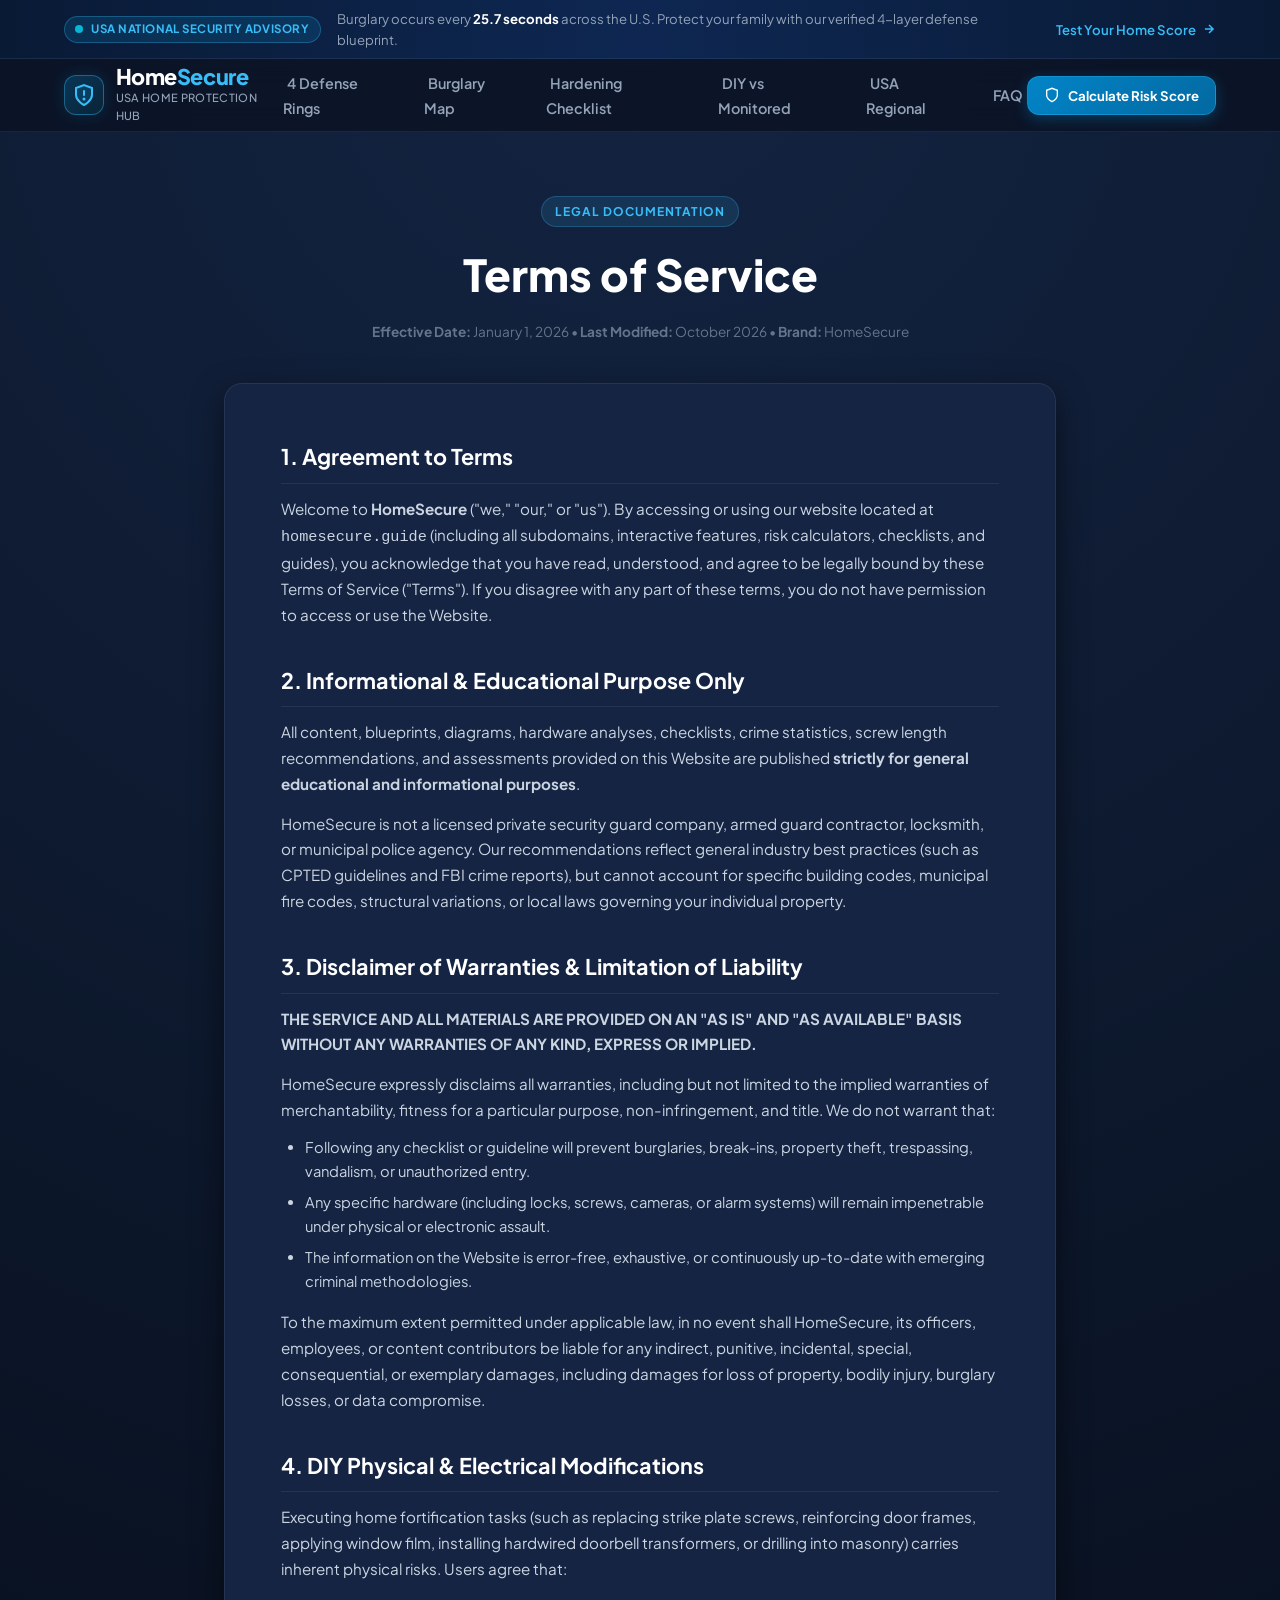
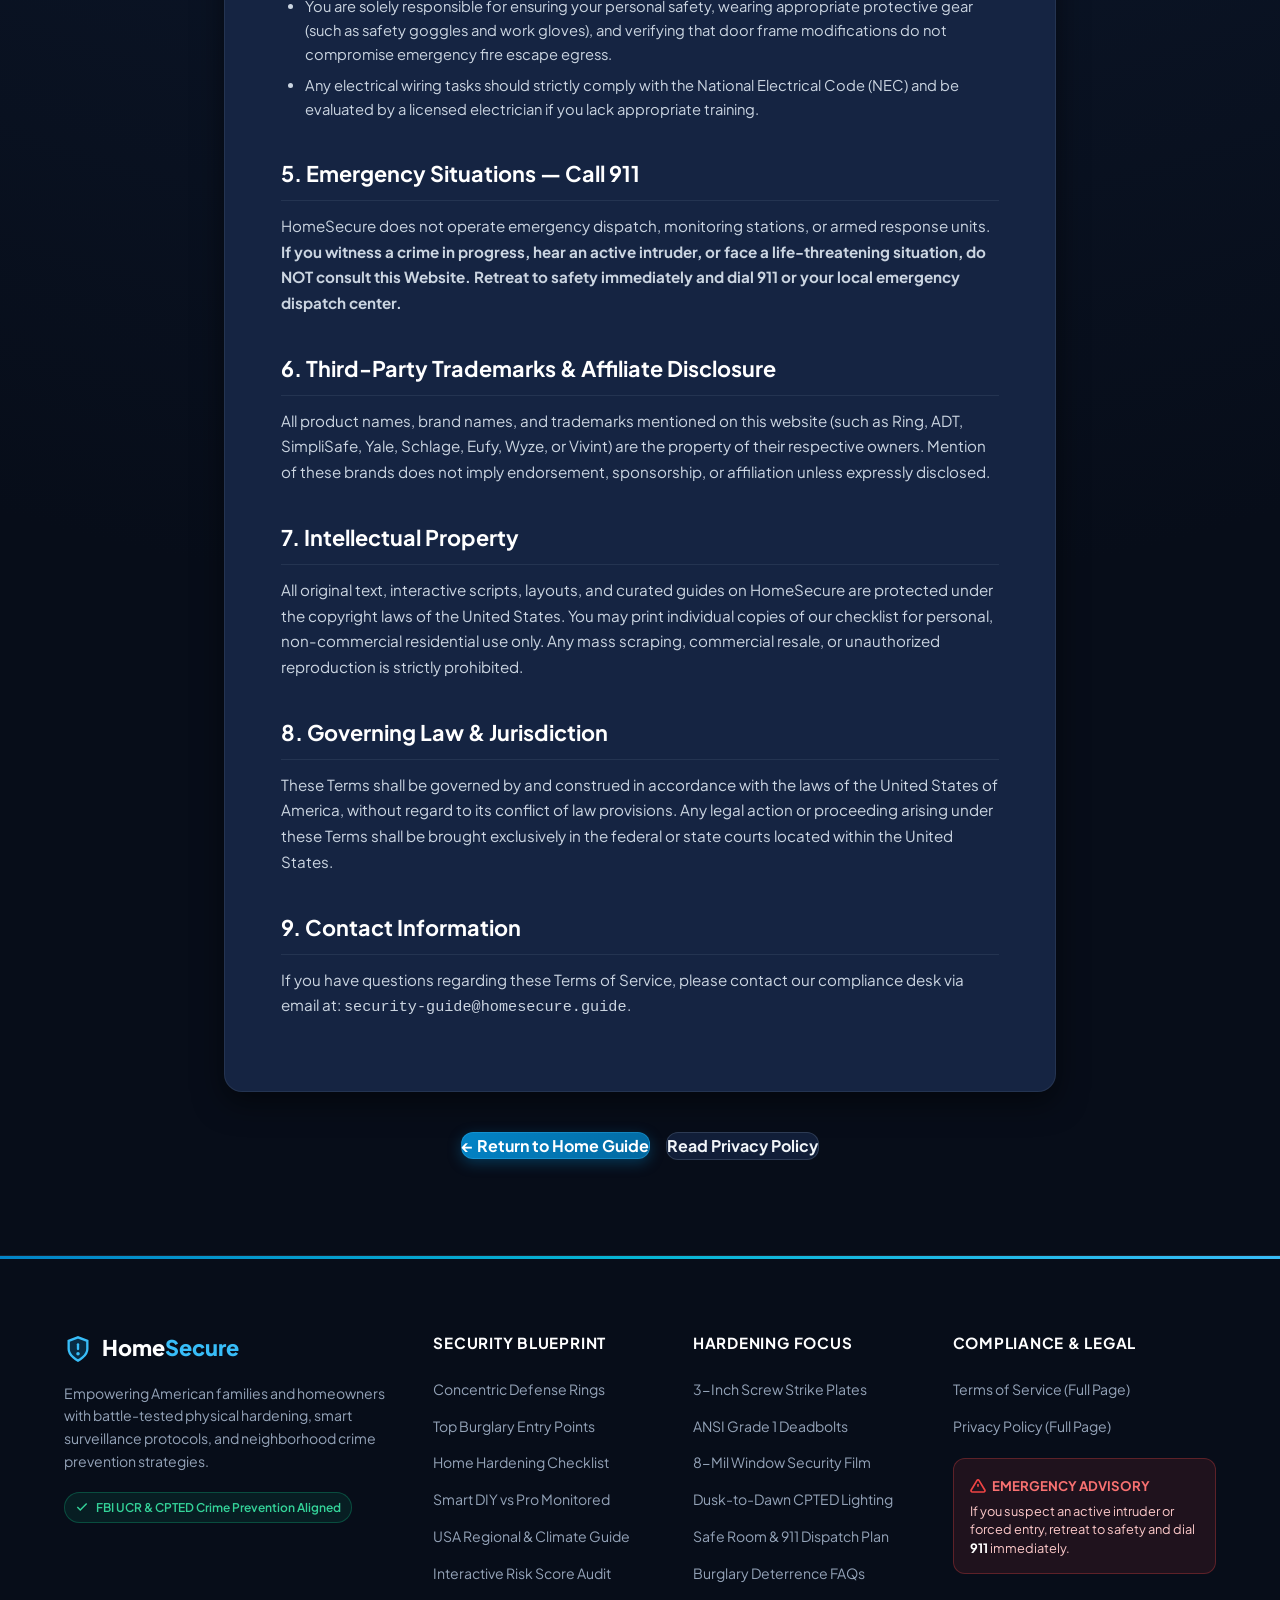
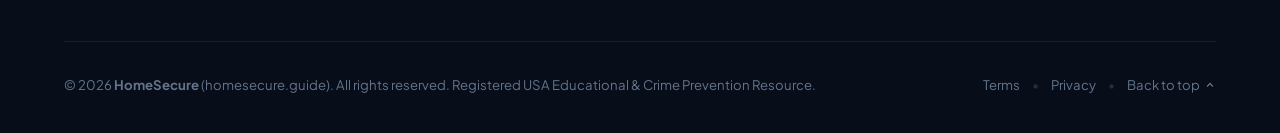
<file: terms.html>
<!DOCTYPE html>
<html lang="en" class="scroll-smooth">
<head>
  <meta charset="UTF-8">
  <meta name="viewport" content="width=device-width, initial-scale=1.0">
  <title>Terms of Service | HomeSecure</title>
  <meta name="description" content="Review the Terms of Service for HomeSecure. Understand educational disclaimers, liability limitations, DIY safety recommendations, and conditions of use.">
  <meta name="keywords" content="terms of service, home security disclaimer, legal terms, HomeSecure">
  <meta name="author" content="HomeSecure USA">
  <meta name="robots" content="index, follow">

  <link rel="preconnect" href="https://fonts.googleapis.com">
  <link rel="preconnect" href="https://fonts.gstatic.com" crossorigin>
  <link href="https://fonts.googleapis.com/css2?family=Plus+Jakarta+Sans:wght@400;500;600;700;800&family=JetBrains+Mono:wght@500;700&display=swap" rel="stylesheet">

  <link rel="stylesheet" href="css/style.css">
  <link rel="icon" type="image/svg+xml" href="data:image/svg+xml,%3Csvg xmlns='http://www.w3.org/2000/svg' viewBox='0 0 24 24' fill='%230284c7'%3E%3Cpath d='M12 1L3 5v6c0 5.55 3.84 10.74 9 12 5.16-1.26 9-6.45 9-12V5l-9-4zm-1 6h2v2h-2V7zm0 4h2v6h-2v-6z'/%3E%3C/svg%3E">
</head>
<body id="top">
  <!-- Top Announcement Bar -->
  <div class="top-announcement-bar" role="complementary" aria-label="Security Update Banner">
    <div class="container top-bar-inner">
      <div class="announcement-badge">
        <span class="pulsing-radar"></span>
        <span>USA National Security Advisory</span>
      </div>
      <p class="announcement-text">
        Burglary occurs every <strong>25.7 seconds</strong> across the U.S. Protect your family with our verified 4-layer defense blueprint.
      </p>
      <a href="index.html#security-calculator" class="announcement-link">
        <span>Test Your Home Score</span>
        <svg width="14" height="14" viewBox="0 0 24 24" fill="none" stroke="currentColor" stroke-width="2.5"><path d="M5 12h14M12 5l7 7-7 7"/></svg>
      </a>
    </div>
  </div>

  <!-- Primary Navigation Header -->
  <header class="site-header" id="navbar">
    <div class="container header-container">
      <a href="index.html#top" class="brand-logo" aria-label="HomeSecure Home">
        <div class="brand-icon-wrapper">
          <svg class="brand-shield" viewBox="0 0 24 24" fill="none" stroke="currentColor" stroke-width="2">
            <path d="M12 22s8-4 8-10V5l-8-3-8 3v7c0 6 8 10 8 10z" fill="rgba(14, 165, 233, 0.15)"/>
            <path d="M12 8v4" stroke-linecap="round"/>
            <path d="M12 16h.01" stroke-linecap="round" stroke-width="3"/>
          </svg>
        </div>
        <div class="brand-text-block">
          <span class="brand-title">Home<span class="brand-accent">Secure</span></span>
          <span class="brand-tagline">USA Home Protection Hub</span>
        </div>
      </a>

      <nav class="desktop-nav" aria-label="Primary Navigation">
        <ul class="nav-links">
          <li><a href="index.html#defense-layers" class="nav-link">4 Defense Rings</a></li>
          <li><a href="index.html#vulnerabilities" class="nav-link">Burglary Map</a></li>
          <li><a href="index.html#checklist" class="nav-link">Hardening Checklist</a></li>
          <li><a href="index.html#system-comparison" class="nav-link">DIY vs Monitored</a></li>
          <li><a href="index.html#regional-guide" class="nav-link">USA Regional</a></li>
          <li><a href="index.html#faq" class="nav-link">FAQ</a></li>
        </ul>
      </nav>

      <div class="header-actions">
        <a href="index.html#security-calculator" class="btn btn-primary btn-sm header-cta">
          <svg width="16" height="16" viewBox="0 0 24 24" fill="none" stroke="currentColor" stroke-width="2"><path d="M12 22s8-4 8-10V5l-8-3-8 3v7c0 6 8 10 8 10z"/></svg>
          <span>Calculate Risk Score</span>
        </a>

        <button type="button" class="mobile-toggle" id="mobile-toggle-btn" aria-label="Toggle navigation menu" aria-expanded="false" aria-controls="mobile-menu">
          <span class="hamburger-bar"></span>
          <span class="hamburger-bar"></span>
          <span class="hamburger-bar"></span>
        </button>
      </div>
    </div>

    <div class="mobile-menu" id="mobile-menu" hidden>
      <nav class="mobile-nav" aria-label="Mobile Navigation">
        <ul class="mobile-nav-links">
          <li><a href="index.html#defense-layers" class="mobile-link">4 Defense Rings</a></li>
          <li><a href="index.html#vulnerabilities" class="mobile-link">Burglary Entry Map</a></li>
          <li><a href="index.html#checklist" class="mobile-link">Hardening Checklist</a></li>
          <li><a href="index.html#system-comparison" class="mobile-link">DIY vs Pro Monitoring</a></li>
          <li><a href="index.html#regional-guide" class="mobile-link">USA Regional Climate Guide</a></li>
          <li><a href="index.html#faq" class="mobile-link">Frequently Asked Questions</a></li>
          <li><a href="index.html#security-calculator" class="mobile-link highlight">Interactive Risk Assessment</a></li>
          <li><a href="terms.html" class="mobile-link">Terms of Service</a></li>
          <li><a href="privacy.html" class="mobile-link">Privacy Policy</a></li>
        </ul>
      </nav>
    </div>
  </header>

  <main id="main-content" class="legal-page">
    <div class="container container-sm">
      <div class="legal-header">
        <span class="legal-badge">Legal Documentation</span>
        <h1 class="legal-page-title">Terms of Service</h1>
        <p class="legal-meta-info">
          <span><strong>Effective Date:</strong> January 1, 2026</span> &bull;
          <span><strong>Last Modified:</strong> October 2026</span> &bull;
          <span><strong>Brand:</strong> HomeSecure</span>
        </p>
      </div>

      <div class="legal-card-content">
        <section class="legal-section">
          <h2>1. Agreement to Terms</h2>
          <p>
            Welcome to <strong>HomeSecure</strong> ("we," "our," or "us"). By accessing or using our website located at <code>homesecure.guide</code> (including all subdomains, interactive features, risk calculators, checklists, and guides), you acknowledge that you have read, understood, and agree to be legally bound by these Terms of Service ("Terms"). If you disagree with any part of these terms, you do not have permission to access or use the Website.
          </p>
        </section>

        <section class="legal-section">
          <h2>2. Informational &amp; Educational Purpose Only</h2>
          <p>
            All content, blueprints, diagrams, hardware analyses, checklists, crime statistics, screw length recommendations, and assessments provided on this Website are published <strong>strictly for general educational and informational purposes</strong>. 
          </p>
          <p>
            HomeSecure is not a licensed private security guard company, armed guard contractor, locksmith, or municipal police agency. Our recommendations reflect general industry best practices (such as CPTED guidelines and FBI crime reports), but cannot account for specific building codes, municipal fire codes, structural variations, or local laws governing your individual property.
          </p>
        </section>

        <section class="legal-section">
          <h2>3. Disclaimer of Warranties &amp; Limitation of Liability</h2>
          <p>
            <strong>THE SERVICE AND ALL MATERIALS ARE PROVIDED ON AN "AS IS" AND "AS AVAILABLE" BASIS WITHOUT ANY WARRANTIES OF ANY KIND, EXPRESS OR IMPLIED.</strong>
          </p>
          <p>
            HomeSecure expressly disclaims all warranties, including but not limited to the implied warranties of merchantability, fitness for a particular purpose, non-infringement, and title. We do not warrant that:
          </p>
          <ul>
            <li>Following any checklist or guideline will prevent burglaries, break-ins, property theft, trespassing, vandalism, or unauthorized entry.</li>
            <li>Any specific hardware (including locks, screws, cameras, or alarm systems) will remain impenetrable under physical or electronic assault.</li>
            <li>The information on the Website is error-free, exhaustive, or continuously up-to-date with emerging criminal methodologies.</li>
          </ul>
          <p>
            To the maximum extent permitted under applicable law, in no event shall HomeSecure, its officers, employees, or content contributors be liable for any indirect, punitive, incidental, special, consequential, or exemplary damages, including damages for loss of property, bodily injury, burglary losses, or data compromise.
          </p>
        </section>

        <section class="legal-section">
          <h2>4. DIY Physical &amp; Electrical Modifications</h2>
          <p>
            Executing home fortification tasks (such as replacing strike plate screws, reinforcing door frames, applying window film, installing hardwired doorbell transformers, or drilling into masonry) carries inherent physical risks. Users agree that:
          </p>
          <ul>
            <li>You are solely responsible for ensuring your personal safety, wearing appropriate protective gear (such as safety goggles and work gloves), and verifying that door frame modifications do not compromise emergency fire escape egress.</li>
            <li>Any electrical wiring tasks should strictly comply with the National Electrical Code (NEC) and be evaluated by a licensed electrician if you lack appropriate training.</li>
          </ul>
        </section>

        <section class="legal-section">
          <h2>5. Emergency Situations — Call 911</h2>
          <p>
            HomeSecure does not operate emergency dispatch, monitoring stations, or armed response units. <strong>If you witness a crime in progress, hear an active intruder, or face a life-threatening situation, do NOT consult this Website. Retreat to safety immediately and dial 911 or your local emergency dispatch center.</strong>
          </p>
        </section>

        <section class="legal-section">
          <h2>6. Third-Party Trademarks &amp; Affiliate Disclosure</h2>
          <p>
            All product names, brand names, and trademarks mentioned on this website (such as Ring, ADT, SimpliSafe, Yale, Schlage, Eufy, Wyze, or Vivint) are the property of their respective owners. Mention of these brands does not imply endorsement, sponsorship, or affiliation unless expressly disclosed.
          </p>
        </section>

        <section class="legal-section">
          <h2>7. Intellectual Property</h2>
          <p>
            All original text, interactive scripts, layouts, and curated guides on HomeSecure are protected under the copyright laws of the United States. You may print individual copies of our checklist for personal, non-commercial residential use only. Any mass scraping, commercial resale, or unauthorized reproduction is strictly prohibited.
          </p>
        </section>

        <section class="legal-section">
          <h2>8. Governing Law &amp; Jurisdiction</h2>
          <p>
            These Terms shall be governed by and construed in accordance with the laws of the United States of America, without regard to its conflict of law provisions. Any legal action or proceeding arising under these Terms shall be brought exclusively in the federal or state courts located within the United States.
          </p>
        </section>

        <section class="legal-section">
          <h2>9. Contact Information</h2>
          <p>
            If you have questions regarding these Terms of Service, please contact our compliance desk via email at: <code>security-guide@homesecure.guide</code>.
          </p>
        </section>
      </div>

      <div class="legal-footer-nav text-center">
        <a href="index.html" class="btn btn-primary">&larr; Return to Home Guide</a>
        <a href="privacy.html" class="btn btn-secondary">Read Privacy Policy</a>
      </div>
    </div>
  </main>

  <!-- FOOTER -->
  <footer class="site-footer" id="footer">
    <div class="footer-top-accent"></div>
    <div class="container footer-container">
      <div class="footer-grid">
        <div class="footer-col footer-col-brand">
          <a href="index.html#top" class="footer-logo">
            <svg class="footer-shield" viewBox="0 0 24 24" fill="none" stroke="currentColor" stroke-width="2">
              <path d="M12 22s8-4 8-10V5l-8-3-8 3v7c0 6 8 10 8 10z" fill="rgba(14, 165, 233, 0.2)"/>
              <path d="M12 8v4" stroke-linecap="round"/>
              <path d="M12 16h.01" stroke-linecap="round" stroke-width="3"/>
            </svg>
            <span class="footer-brand-name">Home<span class="brand-accent">Secure</span></span>
          </a>
          <p class="footer-desc">
            Empowering American families and homeowners with battle-tested physical hardening, smart surveillance protocols, and neighborhood crime prevention strategies.
          </p>
          <div class="footer-pill-trust">
            <svg width="14" height="14" viewBox="0 0 24 24" fill="none" stroke="currentColor" stroke-width="2.5"><path d="M20 6L9 17l-5-5"/></svg>
            <span>FBI UCR & CPTED Crime Prevention Aligned</span>
          </div>
        </div>

        <div class="footer-col">
          <h3 class="footer-heading">Security Blueprint</h3>
          <ul class="footer-links">
            <li><a href="index.html#defense-layers">Concentric Defense Rings</a></li>
            <li><a href="index.html#vulnerabilities">Top Burglary Entry Points</a></li>
            <li><a href="index.html#checklist">Home Hardening Checklist</a></li>
            <li><a href="index.html#system-comparison">Smart DIY vs Pro Monitored</a></li>
            <li><a href="index.html#regional-guide">USA Regional &amp; Climate Guide</a></li>
            <li><a href="index.html#security-calculator">Interactive Risk Score Audit</a></li>
          </ul>
        </div>

        <div class="footer-col">
          <h3 class="footer-heading">Hardening Focus</h3>
          <ul class="footer-links">
            <li><a href="index.html#defense-layers">3-Inch Screw Strike Plates</a></li>
            <li><a href="index.html#defense-layers">ANSI Grade 1 Deadbolts</a></li>
            <li><a href="index.html#defense-layers">8-Mil Window Security Film</a></li>
            <li><a href="index.html#defense-layers">Dusk-to-Dawn CPTED Lighting</a></li>
            <li><a href="index.html#safe-room">Safe Room &amp; 911 Dispatch Plan</a></li>
            <li><a href="index.html#faq">Burglary Deterrence FAQs</a></li>
          </ul>
        </div>

        <div class="footer-col">
          <h3 class="footer-heading">Compliance &amp; Legal</h3>
          <ul class="footer-links">
            <li><a href="terms.html">Terms of Service (Full Page)</a></li>
            <li><a href="privacy.html">Privacy Policy (Full Page)</a></li>
          </ul>
          <div class="emergency-notice-box">
            <div class="emergency-icon-title">
              <svg width="16" height="16" viewBox="0 0 24 24" fill="none" stroke="#ef4444" stroke-width="2.5"><path d="M10.29 3.86L1.82 18a2 2 0 0 0 1.71 3h16.94a2 2 0 0 0 1.71-3L13.71 3.86a2 2 0 0 0-3.42 0zM12 9v4M12 17h.01"/></svg>
              <span>Emergency Advisory</span>
            </div>
            <p>If you suspect an active intruder or forced entry, retreat to safety and dial <strong>911</strong> immediately.</p>
          </div>
        </div>
      </div>

      <div class="footer-bottom">
        <p class="copyright-text">
          &copy; 2026 <strong>HomeSecure</strong> (homesecure.guide). All rights reserved. Registered USA Educational &amp; Crime Prevention Resource.
        </p>
        <div class="footer-bottom-links">
          <a href="terms.html" class="footer-simple-link">Terms</a>
          <span class="sep">&bull;</span>
          <a href="privacy.html" class="footer-simple-link">Privacy</a>
          <span class="sep">&bull;</span>
          <a href="#top" class="footer-simple-link back-to-top">
            <span>Back to top</span>
            <svg width="12" height="12" viewBox="0 0 24 24" fill="none" stroke="currentColor" stroke-width="2.5"><path d="M18 15l-6-6-6 6"/></svg>
          </a>
        </div>
      </div>
    </div>
  </footer>

  <script src="js/main.js" defer></script>
</body>
</html>
</file>
<file: css/style.css>
/* ==========================================================================
   HomeSecure - Modern USA Home Security & Burglary Prevention Guide
   CSS Design System & Stylesheet
   ========================================================================== */

:root {
  /* Color Palette: Dark Navy & Slate Security Theme */
  --bg-deep: #070d19;
  --bg-primary: #0b1324;
  --bg-secondary: #0f1c34;
  --bg-card: #152442;
  --bg-card-hover: #1b2f56;
  --bg-elevated: #1e3562;
  
  /* Brand Accent Colors */
  --accent-cyan: #06b6d4;
  --accent-blue: #0284c7;
  --accent-blue-hover: #0369a1;
  --accent-blue-light: #38bdf8;
  --accent-emerald: #10b981;
  --accent-amber: #f59e0b;
  --accent-rose: #f43f5e;
  --accent-red: #ef4444;

  /* Typography */
  --font-main: 'Plus Jakarta Sans', system-ui, -apple-system, sans-serif;
  --font-mono: 'JetBrains Mono', monospace;

  /* Text Colors */
  --text-white: #ffffff;
  --text-primary: #f1f5f9;
  --text-secondary: #94a3b8;
  --text-muted: #64748b;
  --text-dim: #475569;

  /* Borders & Glassmorphism */
  --border-subtle: rgba(148, 163, 184, 0.12);
  --border-medium: rgba(148, 163, 184, 0.22);
  --border-strong: rgba(56, 189, 248, 0.35);
  --glass-bg: rgba(11, 19, 36, 0.82);
  --glass-card: rgba(21, 36, 66, 0.7);
  --glass-blur: blur(14px);

  /* Shadows */
  --shadow-sm: 0 2px 4px rgba(0, 0, 0, 0.25);
  --shadow-md: 0 4px 16px rgba(0, 0, 0, 0.35);
  --shadow-lg: 0 10px 30px rgba(0, 0, 0, 0.5);
  --shadow-glow: 0 0 25px rgba(2, 132, 199, 0.25);

  /* Spacing & Layout */
  --container-max: 1200px;
  --container-sm: 880px;
  --radius-sm: 6px;
  --radius-md: 12px;
  --radius-lg: 18px;
  --radius-full: 9999px;
  --transition-fast: 0.2s ease;
  --transition-normal: 0.3s cubic-bezier(0.16, 1, 0.3, 1);
}

/* Base Resets */
*, *::before, *::after {
  box-sizing: border-box;
  margin: 0;
  padding: 0;
}

html {
  font-family: var(--font-main);
  background-color: var(--bg-deep);
  color: var(--text-primary);
  line-height: 1.6;
  text-rendering: optimizeLegibility;
  -webkit-font-smoothing: antialiased;
  scroll-behavior: smooth;
}

body {
  min-height: 100vh;
  display: flex;
  flex-direction: column;
  overflow-x: hidden;
  background: radial-gradient(circle at 50% 0%, #132442 0%, var(--bg-deep) 65%);
}

img {
  max-width: 100%;
  height: auto;
  display: block;
}

a {
  color: var(--accent-blue-light);
  text-decoration: none;
  transition: color var(--transition-fast);
}

a:hover {
  color: #7dd3fc;
}

ul {
  list-style: none;
}

button {
  font-family: inherit;
  cursor: pointer;
  border: none;
  background: none;
}

/* Layout Container */
.container {
  width: 100%;
  max-width: var(--container-max);
  margin-left: auto;
  margin-right: auto;
  padding-left: 1.5rem;
  padding-right: 1.5rem;
}

.container-sm {
  max-width: var(--container-sm);
}

.text-center {
  text-align: center;
}

.text-gradient {
  background: linear-gradient(135deg, #38bdf8 0%, #60a5fa 50%, #c084fc 100%);
  -webkit-background-clip: text;
  -webkit-text-fill-color: transparent;
}

.text-green { color: var(--accent-emerald) !important; font-weight: 600; }
.text-amber { color: var(--accent-amber) !important; font-weight: 600; }
.text-red { color: var(--accent-rose) !important; font-weight: 600; }

/* ==========================================================================
   TOP ANNOUNCEMENT BAR
   ========================================================================== */
.top-announcement-bar {
  background: linear-gradient(90deg, #091a35 0%, #0e2752 50%, #091a35 100%);
  border-bottom: 1px solid var(--border-subtle);
  padding: 0.5rem 0;
  font-size: 0.825rem;
}

.top-bar-inner {
  display: flex;
  align-items: center;
  justify-content: space-between;
  gap: 1rem;
  flex-wrap: wrap;
}

.announcement-badge {
  display: inline-flex;
  align-items: center;
  gap: 0.5rem;
  background: rgba(14, 165, 233, 0.15);
  border: 1px solid rgba(56, 189, 248, 0.3);
  padding: 0.2rem 0.65rem;
  border-radius: var(--radius-full);
  font-weight: 700;
  color: var(--accent-blue-light);
  text-transform: uppercase;
  font-size: 0.72rem;
  letter-spacing: 0.04em;
}

.pulsing-radar {
  width: 8px;
  height: 8px;
  border-radius: 50%;
  background-color: var(--accent-cyan);
  box-shadow: 0 0 0 0 rgba(6, 182, 212, 0.7);
  animation: pulse-ring 1.8s infinite cubic-bezier(0.66, 0, 0, 1);
}

@keyframes pulse-ring {
  0% { transform: scale(0.95); box-shadow: 0 0 0 0 rgba(6, 182, 212, 0.7); }
  70% { transform: scale(1); box-shadow: 0 0 0 8px rgba(6, 182, 212, 0); }
  100% { transform: scale(0.95); box-shadow: 0 0 0 0 rgba(6, 182, 212, 0); }
}

.announcement-text {
  color: var(--text-secondary);
  flex: 1;
}

.announcement-text strong {
  color: var(--text-white);
}

.announcement-link {
  display: inline-flex;
  align-items: center;
  gap: 0.35rem;
  font-weight: 600;
  color: var(--accent-blue-light);
}

.announcement-link:hover {
  text-decoration: underline;
}

/* ==========================================================================
   HEADER & NAVBAR
   ========================================================================== */
.site-header {
  position: sticky;
  top: 0;
  z-index: 900;
  background-color: var(--glass-bg);
  backdrop-filter: var(--glass-blur);
  -webkit-backdrop-filter: var(--glass-blur);
  border-bottom: 1px solid var(--border-subtle);
  transition: background-color var(--transition-fast), border-color var(--transition-fast);
}

.site-header.scrolled {
  background-color: rgba(7, 13, 25, 0.94);
  border-bottom-color: var(--border-medium);
  box-shadow: var(--shadow-md);
}

.header-container {
  display: flex;
  align-items: center;
  justify-content: space-between;
  height: 72px;
}

/* Brand Logo */
.brand-logo {
  display: flex;
  align-items: center;
  gap: 0.75rem;
  color: var(--text-white);
}

.brand-icon-wrapper {
  width: 40px;
  height: 40px;
  border-radius: var(--radius-md);
  background: linear-gradient(135deg, rgba(2, 132, 199, 0.3) 0%, rgba(6, 182, 212, 0.1) 100%);
  border: 1px solid rgba(56, 189, 248, 0.4);
  display: flex;
  align-items: center;
  justify-content: center;
  color: var(--accent-blue-light);
  box-shadow: 0 0 15px rgba(2, 132, 199, 0.2);
}

.brand-shield {
  width: 24px;
  height: 24px;
}

.brand-text-block {
  display: flex;
  flex-direction: column;
}

.brand-title {
  font-size: 1.35rem;
  font-weight: 800;
  letter-spacing: -0.02em;
  color: var(--text-white);
  line-height: 1.1;
}

.brand-accent {
  color: var(--accent-blue-light);
}

.brand-tagline {
  font-size: 0.7rem;
  color: var(--text-secondary);
  font-weight: 500;
  letter-spacing: 0.03em;
  text-transform: uppercase;
}

/* Desktop Nav */
.desktop-nav {
  display: none;
}

@media (min-width: 960px) {
  .desktop-nav {
    display: block;
  }
}

.nav-links {
  display: flex;
  align-items: center;
  gap: 1.5rem;
}

.nav-link {
  font-size: 0.9rem;
  font-weight: 600;
  color: var(--text-secondary);
  padding: 0.5rem 0.25rem;
  position: relative;
  transition: color var(--transition-fast);
}

.nav-link:hover, .nav-link.active {
  color: var(--text-white);
}

.nav-link.active::after, .nav-link:hover::after {
  content: '';
  position: absolute;
  bottom: 0;
  left: 0;
  right: 0;
  height: 2px;
  background-color: var(--accent-blue-light);
  border-radius: 2px;
}

/* Header Actions */
.header-actions {
  display: flex;
  align-items: center;
  gap: 0.75rem;
}

.header-cta {
  display: none;
}

@media (min-width: 640px) {
  .header-cta {
    display: inline-flex;
  }
}

/* Mobile Toggle */
.mobile-toggle {
  display: flex;
  flex-direction: column;
  justify-content: center;
  gap: 5px;
  width: 40px;
  height: 40px;
  padding: 8px;
  border-radius: var(--radius-sm);
  background: var(--bg-card);
  border: 1px solid var(--border-subtle);
  color: var(--text-white);
}

@media (min-width: 960px) {
  .mobile-toggle {
    display: none;
  }
}

.hamburger-bar {
  display: block;
  width: 100%;
  height: 2px;
  background-color: currentColor;
  border-radius: 1px;
  transition: transform var(--transition-fast), opacity var(--transition-fast);
}

.mobile-toggle[aria-expanded="true"] .hamburger-bar:nth-child(1) {
  transform: translateY(7px) rotate(45deg);
}

.mobile-toggle[aria-expanded="true"] .hamburger-bar:nth-child(2) {
  opacity: 0;
}

.mobile-toggle[aria-expanded="true"] .hamburger-bar:nth-child(3) {
  transform: translateY(-7px) rotate(-45deg);
}

/* Mobile Drawer Menu */
.mobile-menu {
  background-color: rgba(11, 19, 36, 0.97);
  backdrop-filter: var(--glass-blur);
  border-bottom: 1px solid var(--border-medium);
  padding: 1.5rem;
  box-shadow: var(--shadow-lg);
}

.mobile-nav-links {
  display: flex;
  flex-direction: column;
  gap: 0.85rem;
}

.mobile-link {
  display: block;
  font-size: 1rem;
  font-weight: 600;
  color: var(--text-secondary);
  padding: 0.5rem 0;
  border-bottom: 1px solid var(--border-subtle);
  text-align: left;
  width: 100%;
}

.mobile-link:hover, .mobile-link:focus {
  color: var(--accent-blue-light);
  padding-left: 0.5rem;
}

.mobile-link.highlight {
  color: var(--accent-blue-light);
  font-weight: 700;
}

/* ==========================================================================
   BUTTONS
   ========================================================================== */
.btn {
  display: inline-flex;
  align-items: center;
  justify-content: center;
  gap: 0.5rem;
  font-weight: 700;
  border-radius: var(--radius-md);
  transition: all var(--transition-normal);
  text-decoration: none;
  cursor: pointer;
  white-space: nowrap;
}

.btn-primary {
  background: linear-gradient(135deg, #0284c7 0%, #0369a1 100%);
  color: var(--text-white);
  box-shadow: 0 4px 14px rgba(2, 132, 199, 0.35);
  border: 1px solid rgba(56, 189, 248, 0.3);
}

.btn-primary:hover {
  background: linear-gradient(135deg, #0369a1 0%, #075985 100%);
  box-shadow: 0 6px 20px rgba(2, 132, 199, 0.55);
  color: var(--text-white);
  transform: translateY(-1px);
}

.btn-secondary {
  background: rgba(21, 36, 66, 0.8);
  color: var(--text-primary);
  border: 1px solid var(--border-medium);
  backdrop-filter: var(--glass-blur);
}

.btn-secondary:hover {
  background: rgba(30, 53, 98, 0.9);
  border-color: var(--accent-blue-light);
  color: var(--text-white);
  transform: translateY(-1px);
}

.btn-outline {
  background: transparent;
  color: var(--text-secondary);
  border: 1px solid var(--border-medium);
}

.btn-outline:hover {
  color: var(--text-white);
  border-color: var(--accent-blue-light);
  background: rgba(56, 189, 248, 0.08);
}

.btn-sm {
  padding: 0.5rem 1rem;
  font-size: 0.825rem;
}

.btn-lg {
  padding: 0.9rem 1.85rem;
  font-size: 1rem;
}

/* ==========================================================================
   HERO SECTION
   ========================================================================== */
.hero-section {
  position: relative;
  min-height: 85vh;
  display: flex;
  align-items: center;
  padding: 5rem 0 4rem;
  overflow: hidden;
}

.hero-backdrop {
  position: absolute;
  top: 0;
  left: 0;
  width: 100%;
  height: 100%;
  z-index: 1;
}

.hero-img {
  width: 100%;
  height: 100%;
  object-fit: cover;
  object-position: center 35%;
  filter: brightness(0.4) contrast(1.15);
}

.hero-gradient-overlay {
  position: absolute;
  top: 0;
  left: 0;
  width: 100%;
  height: 100%;
  background: linear-gradient(
    180deg, 
    rgba(7, 13, 25, 0.8) 0%, 
    rgba(11, 19, 36, 0.7) 45%, 
    rgba(7, 13, 25, 0.98) 100%
  );
}

.hero-content {
  position: relative;
  z-index: 2;
  max-width: 900px;
}

.hero-badge {
  display: inline-flex;
  align-items: center;
  gap: 0.5rem;
  background: rgba(15, 28, 52, 0.8);
  border: 1px solid rgba(56, 189, 248, 0.35);
  backdrop-filter: var(--glass-blur);
  padding: 0.35rem 0.9rem;
  border-radius: var(--radius-full);
  font-size: 0.8rem;
  font-weight: 600;
  color: var(--accent-blue-light);
  margin-bottom: 1.5rem;
  box-shadow: 0 0 15px rgba(2, 132, 199, 0.2);
}

.badge-dot {
  width: 8px;
  height: 8px;
  border-radius: 50%;
  background-color: var(--accent-emerald);
  box-shadow: 0 0 8px var(--accent-emerald);
}

.hero-heading {
  font-size: 2.75rem;
  line-height: 1.15;
  font-weight: 800;
  letter-spacing: -0.03em;
  color: var(--text-white);
  margin-bottom: 1.5rem;
}

@media (min-width: 768px) {
  .hero-heading {
    font-size: 3.75rem;
  }
}

.hero-lead {
  font-size: 1.125rem;
  line-height: 1.7;
  color: #cbd5e1;
  margin-bottom: 2.25rem;
  max-width: 780px;
}

@media (min-width: 768px) {
  .hero-lead {
    font-size: 1.25rem;
  }
}

.hero-cta-group {
  display: flex;
  align-items: center;
  gap: 1rem;
  flex-wrap: wrap;
  margin-bottom: 3.5rem;
}

/* Hero Stats Bar */
.hero-stats-grid {
  display: grid;
  grid-template-columns: repeat(2, 1fr);
  gap: 1rem;
}

@media (min-width: 768px) {
  .hero-stats-grid {
    grid-template-columns: repeat(4, 1fr);
  }
}

.stat-card {
  background: rgba(21, 36, 66, 0.6);
  border: 1px solid var(--border-subtle);
  border-radius: var(--radius-md);
  padding: 1.25rem 1rem;
  backdrop-filter: var(--glass-blur);
  transition: transform var(--transition-fast), border-color var(--transition-fast);
}

.stat-card:hover {
  transform: translateY(-2px);
  border-color: var(--accent-blue-light);
}

.stat-value {
  font-family: var(--font-mono);
  font-size: 2rem;
  font-weight: 700;
  color: var(--accent-blue-light);
  line-height: 1.1;
  margin-bottom: 0.25rem;
}

.stat-label {
  font-size: 0.85rem;
  font-weight: 700;
  color: var(--text-white);
  margin-bottom: 0.2rem;
}

.stat-sub {
  font-size: 0.72rem;
  color: var(--text-muted);
}

/* ==========================================================================
   SECTIONS GENERAL
   ========================================================================== */
.section {
  padding: 5.5rem 0;
  position: relative;
}

.section-dark {
  background-color: var(--bg-primary);
  border-top: 1px solid var(--border-subtle);
  border-bottom: 1px solid var(--border-subtle);
}

.section-header {
  margin-bottom: 3.5rem;
}

.section-kicker {
  font-size: 0.825rem;
  font-weight: 700;
  text-transform: uppercase;
  letter-spacing: 0.08em;
  color: var(--accent-blue-light);
  margin-bottom: 0.75rem;
}

.section-title {
  font-size: 2.15rem;
  font-weight: 800;
  color: var(--text-white);
  letter-spacing: -0.02em;
  line-height: 1.2;
  margin-bottom: 1rem;
}

@media (min-width: 768px) {
  .section-title {
    font-size: 2.75rem;
  }
}

.section-subtitle {
  font-size: 1.05rem;
  color: var(--text-secondary);
  max-width: 720px;
  margin-left: auto;
  margin-right: auto;
  line-height: 1.65;
}

/* ==========================================================================
   SECTION 1: VULNERABILITY CARDS GRID
   ========================================================================== */
.vulnerabilities-grid {
  display: grid;
  grid-template-columns: 1fr;
  gap: 1.5rem;
}

@media (min-width: 640px) {
  .vulnerabilities-grid {
    grid-template-columns: repeat(2, 1fr);
  }
}

@media (min-width: 1024px) {
  .vulnerabilities-grid {
    grid-template-columns: repeat(3, 1fr);
  }
}

.entry-card {
  background: var(--bg-card);
  border: 1px solid var(--border-subtle);
  border-radius: var(--radius-lg);
  padding: 1.75rem;
  display: flex;
  flex-direction: column;
  transition: all var(--transition-normal);
  position: relative;
  overflow: hidden;
}

.entry-card:hover {
  transform: translateY(-4px);
  border-color: var(--border-strong);
  box-shadow: var(--shadow-lg);
  background: var(--bg-card-hover);
}

.entry-card.featured {
  border-color: rgba(239, 68, 68, 0.4);
  background: linear-gradient(180deg, rgba(30, 53, 98, 0.5) 0%, var(--bg-card) 100%);
}

.entry-header {
  display: flex;
  align-items: center;
  justify-content: space-between;
  margin-bottom: 1rem;
}

.entry-percent {
  font-family: var(--font-mono);
  font-size: 2.25rem;
  font-weight: 700;
  color: var(--text-white);
  line-height: 1;
}

.entry-badge-tag {
  font-size: 0.72rem;
  font-weight: 700;
  text-transform: uppercase;
  letter-spacing: 0.05em;
  padding: 0.25rem 0.65rem;
  border-radius: var(--radius-full);
}

.entry-badge-tag.danger {
  background: rgba(239, 68, 68, 0.18);
  color: #f87171;
  border: 1px solid rgba(239, 68, 68, 0.35);
}

.entry-badge-tag.warning {
  background: rgba(245, 158, 11, 0.18);
  color: #fbbf24;
  border: 1px solid rgba(245, 158, 11, 0.35);
}

.entry-badge-tag.caution {
  background: rgba(56, 189, 248, 0.18);
  color: #38bdf8;
  border: 1px solid rgba(56, 189, 248, 0.35);
}

.entry-badge-tag.info {
  background: rgba(148, 163, 184, 0.15);
  color: #cbd5e1;
  border: 1px solid rgba(148, 163, 184, 0.3);
}

.entry-badge-tag.clock {
  background: rgba(168, 85, 247, 0.18);
  color: #c084fc;
  border: 1px solid rgba(168, 85, 247, 0.35);
}

.entry-title {
  font-size: 1.25rem;
  font-weight: 700;
  color: var(--text-white);
  margin-bottom: 0.75rem;
}

.entry-desc {
  font-size: 0.92rem;
  color: var(--text-secondary);
  line-height: 1.6;
  margin-bottom: 1.5rem;
  flex: 1;
}

.entry-countermeasure {
  background: rgba(11, 19, 36, 0.7);
  border-left: 3px solid var(--accent-blue-light);
  padding: 0.75rem 1rem;
  border-radius: 0 var(--radius-sm) var(--radius-sm) 0;
  font-size: 0.85rem;
  color: #cbd5e1;
  line-height: 1.5;
}

.entry-countermeasure strong {
  color: var(--accent-blue-light);
}

/* ==========================================================================
   SECTION 2: 4 CONCENTRIC DEFENSE RINGS
   ========================================================================== */
.rings-wrapper {
  display: grid;
  grid-template-columns: 1fr;
  gap: 2rem;
}

@media (min-width: 960px) {
  .rings-wrapper {
    grid-template-columns: repeat(2, 1fr);
  }
}

.ring-card {
  background: var(--bg-card);
  border: 1px solid var(--border-subtle);
  border-radius: var(--radius-lg);
  padding: 2.25rem;
  display: flex;
  flex-direction: column;
  position: relative;
  transition: all var(--transition-normal);
}

.ring-card:hover {
  border-color: var(--border-strong);
  box-shadow: var(--shadow-lg);
  transform: translateY(-3px);
}

.ring-card.highlight {
  border-color: rgba(56, 189, 248, 0.4);
  background: linear-gradient(145deg, #182b4f 0%, var(--bg-card) 100%);
  box-shadow: var(--shadow-glow);
}

.ring-indicator {
  display: flex;
  align-items: center;
  justify-content: space-between;
  margin-bottom: 1.25rem;
}

.ring-number {
  font-family: var(--font-mono);
  font-size: 0.85rem;
  font-weight: 700;
  color: var(--accent-blue-light);
  text-transform: uppercase;
  background: rgba(56, 189, 248, 0.1);
  padding: 0.25rem 0.65rem;
  border-radius: var(--radius-sm);
  border: 1px solid rgba(56, 189, 248, 0.2);
}

.ring-name {
  font-size: 0.8rem;
  font-weight: 600;
  color: var(--text-muted);
  text-transform: uppercase;
  letter-spacing: 0.05em;
}

.ring-icon-box {
  width: 48px;
  height: 48px;
  border-radius: var(--radius-md);
  background: rgba(2, 132, 199, 0.18);
  border: 1px solid rgba(56, 189, 248, 0.3);
  display: flex;
  align-items: center;
  justify-content: center;
  color: var(--accent-blue-light);
  margin-bottom: 1.25rem;
}

.ring-icon-box svg {
  width: 26px;
  height: 26px;
}

.ring-title {
  font-size: 1.45rem;
  font-weight: 800;
  color: var(--text-white);
  margin-bottom: 0.75rem;
}

.ring-desc {
  font-size: 0.95rem;
  color: var(--text-secondary);
  line-height: 1.6;
  margin-bottom: 1.5rem;
}

.ring-checklist {
  display: flex;
  flex-direction: column;
  gap: 0.85rem;
}

.ring-checklist li {
  display: flex;
  align-items: flex-start;
  gap: 0.75rem;
  font-size: 0.9rem;
  color: #cbd5e1;
  line-height: 1.55;
}

.check-icon {
  width: 20px;
  height: 20px;
  color: var(--accent-emerald);
  flex-shrink: 0;
  margin-top: 2px;
}

.ring-checklist strong {
  color: var(--text-white);
}

/* ==========================================================================
   SECTION 3: SECURITY RISK CALCULATOR
   ========================================================================== */
.section-calculator {
  background: radial-gradient(circle at 50% 50%, #152749 0%, var(--bg-deep) 100%);
  padding: 5rem 0;
}

.calculator-card {
  background: rgba(17, 30, 56, 0.85);
  border: 1px solid rgba(56, 189, 248, 0.3);
  backdrop-filter: var(--glass-blur);
  border-radius: var(--radius-lg);
  padding: 2.5rem 1.5rem;
  box-shadow: var(--shadow-lg), var(--shadow-glow);
  max-width: 820px;
  margin: 0 auto;
}

@media (min-width: 768px) {
  .calculator-card {
    padding: 3.5rem;
  }
}

.calculator-header {
  margin-bottom: 2.5rem;
}

.calc-badge {
  display: inline-block;
  font-size: 0.75rem;
  font-weight: 700;
  text-transform: uppercase;
  letter-spacing: 0.08em;
  color: var(--accent-blue-light);
  background: rgba(56, 189, 248, 0.12);
  padding: 0.3rem 0.85rem;
  border-radius: var(--radius-full);
  margin-bottom: 0.75rem;
  border: 1px solid rgba(56, 189, 248, 0.3);
}

.calc-title {
  font-size: 2rem;
  font-weight: 800;
  color: var(--text-white);
  line-height: 1.2;
  margin-bottom: 0.75rem;
}

@media (min-width: 768px) {
  .calc-title {
    font-size: 2.35rem;
  }
}

.calc-desc {
  font-size: 0.95rem;
  color: var(--text-secondary);
  line-height: 1.6;
}

.audit-form {
  display: flex;
  flex-direction: column;
  gap: 1.75rem;
}

.form-question-group {
  display: flex;
  flex-direction: column;
  gap: 0.65rem;
}

.question-label {
  display: flex;
  align-items: center;
  gap: 0.65rem;
  font-size: 1rem;
  font-weight: 700;
  color: var(--text-white);
}

.q-num {
  width: 26px;
  height: 26px;
  border-radius: 50%;
  background: var(--accent-blue);
  color: var(--text-white);
  display: flex;
  align-items: center;
  justify-content: center;
  font-size: 0.8rem;
  font-family: var(--font-mono);
  font-weight: 700;
  flex-shrink: 0;
}

.audit-select {
  width: 100%;
  padding: 0.85rem 1rem;
  background-color: #0b1528;
  border: 1px solid var(--border-medium);
  border-radius: var(--radius-md);
  color: var(--text-primary);
  font-size: 0.95rem;
  font-family: inherit;
  transition: border-color var(--transition-fast), box-shadow var(--transition-fast);
  appearance: none;
  background-image: url("data:image/svg+xml,%3Csvg xmlns='http://www.w3.org/2000/svg' width='16' height='16' viewBox='0 0 24 24' fill='none' stroke='%2394a3b8' stroke-width='2'%3E%3Cpolyline points='6 9 12 15 18 9'%3E%3C/polyline%3E%3C/svg%3E");
  background-repeat: no-repeat;
  background-position: right 1rem center;
  cursor: pointer;
}

.audit-select:focus {
  outline: none;
  border-color: var(--accent-blue-light);
  box-shadow: 0 0 0 3px rgba(56, 189, 248, 0.2);
}

.calc-btn-wrapper {
  margin-top: 1rem;
}

/* Audit Result Box */
.audit-result {
  margin-top: 2.5rem;
  padding-top: 2.5rem;
  border-top: 1px solid var(--border-medium);
  animation: fadeIn 0.4s ease-out;
}

@keyframes fadeIn {
  from { opacity: 0; transform: translateY(10px); }
  to { opacity: 1; transform: translateY(0); }
}

.score-display {
  display: flex;
  align-items: center;
  gap: 1.75rem;
  margin-bottom: 2rem;
  background: rgba(11, 21, 40, 0.8);
  border: 1px solid var(--border-subtle);
  border-radius: var(--radius-lg);
  padding: 1.5rem;
}

.score-gauge {
  width: 110px;
  height: 110px;
  border-radius: 50%;
  background: conic-gradient(var(--accent-blue-light) 0%, rgba(56, 189, 248, 0.15) 0%);
  display: flex;
  flex-direction: column;
  align-items: center;
  justify-content: center;
  flex-shrink: 0;
  box-shadow: 0 0 20px rgba(56, 189, 248, 0.2);
  border: 3px solid rgba(56, 189, 248, 0.4);
}

.score-number {
  font-family: var(--font-mono);
  font-size: 2.5rem;
  font-weight: 800;
  color: var(--text-white);
  line-height: 1;
}

.score-total {
  font-size: 0.75rem;
  color: var(--text-secondary);
  font-weight: 600;
}

.score-rating {
  font-size: 1.45rem;
  font-weight: 800;
  color: var(--text-white);
  margin-bottom: 0.35rem;
}

.score-summary {
  font-size: 0.95rem;
  color: var(--text-secondary);
  line-height: 1.55;
}

.remedy-box {
  background: rgba(11, 21, 40, 0.7);
  border: 1px solid var(--border-subtle);
  border-radius: var(--radius-md);
  padding: 1.5rem;
  margin-bottom: 2rem;
}

.remedy-heading {
  font-size: 1.1rem;
  font-weight: 700;
  color: var(--accent-blue-light);
  margin-bottom: 1rem;
}

.remedy-list {
  display: flex;
  flex-direction: column;
  gap: 0.75rem;
}

.remedy-list li {
  position: relative;
  padding-left: 1.5rem;
  font-size: 0.92rem;
  color: #cbd5e1;
  line-height: 1.5;
}

.remedy-list li::before {
  content: '→';
  position: absolute;
  left: 0;
  color: var(--accent-cyan);
  font-weight: 700;
}

.calc-footer-actions {
  display: flex;
  align-items: center;
  justify-content: space-between;
  gap: 1rem;
  flex-wrap: wrap;
}

/* ==========================================================================
   SECTION 4: DIY VS PRO-MONITORED EQUIPMENT
   ========================================================================== */
.device-showcase-row {
  display: grid;
  grid-template-columns: 1fr;
  gap: 2rem;
  align-items: center;
  margin-bottom: 3.5rem;
}

@media (min-width: 860px) {
  .device-showcase-row {
    grid-template-columns: 1.1fr 1fr;
  }
}

.device-img-card {
  position: relative;
  border-radius: var(--radius-lg);
  overflow: hidden;
  border: 1px solid var(--border-medium);
  box-shadow: var(--shadow-lg);
}

.device-img {
  width: 100%;
  height: auto;
  aspect-ratio: 16 / 9;
  object-fit: cover;
  transition: transform 0.5s ease;
}

.device-img-card:hover .device-img {
  transform: scale(1.03);
}

.device-caption {
  position: absolute;
  bottom: 0;
  left: 0;
  right: 0;
  background: rgba(7, 13, 25, 0.88);
  backdrop-filter: var(--glass-blur);
  padding: 0.75rem 1rem;
  font-size: 0.78rem;
  color: var(--text-secondary);
  border-top: 1px solid var(--border-subtle);
}

.device-heading {
  font-size: 1.75rem;
  font-weight: 800;
  color: var(--text-white);
  margin-bottom: 1rem;
  line-height: 1.25;
}

.device-text-card p {
  font-size: 0.98rem;
  color: var(--text-secondary);
  line-height: 1.65;
  margin-bottom: 1.5rem;
}

.permit-warning {
  background: rgba(245, 158, 11, 0.1);
  border: 1px solid rgba(245, 158, 11, 0.35);
  border-radius: var(--radius-md);
  padding: 1.15rem;
  display: flex;
  gap: 0.85rem;
  align-items: flex-start;
}

.permit-icon {
  flex-shrink: 0;
  margin-top: 2px;
}

.permit-text {
  font-size: 0.88rem;
  color: #fde68a;
  line-height: 1.55;
}

.permit-text strong {
  color: #fbbf24;
}

/* Comparison Table */
.comparison-table-wrapper {
  overflow-x: auto;
  border: 1px solid var(--border-subtle);
  border-radius: var(--radius-lg);
  background: var(--bg-card);
  box-shadow: var(--shadow-md);
}

.comparison-table {
  width: 100%;
  border-collapse: collapse;
  text-align: left;
  font-size: 0.92rem;
}

.comparison-table th, 
.comparison-table td {
  padding: 1.15rem 1.25rem;
  border-bottom: 1px solid var(--border-subtle);
  vertical-align: middle;
}

.comparison-table thead th {
  background: rgba(11, 21, 40, 0.95);
  font-size: 0.95rem;
  font-weight: 700;
  color: var(--text-white);
  border-bottom: 2px solid var(--border-medium);
}

.comparison-table thead th small {
  font-weight: 500;
  color: var(--text-muted);
}

.comparison-table thead th.th-diy {
  color: var(--accent-cyan);
}

.comparison-table thead th.th-pro {
  color: var(--accent-blue-light);
}

.comparison-table tbody th {
  font-weight: 600;
  color: var(--text-white);
  background: rgba(15, 28, 52, 0.4);
  width: 28%;
}

.comparison-table tbody tr:hover {
  background: rgba(30, 53, 98, 0.3);
}

.badge-price-low {
  color: var(--accent-emerald);
  font-weight: 700;
  font-family: var(--font-mono);
}

.badge-price-mid {
  color: var(--accent-amber);
  font-weight: 700;
  font-family: var(--font-mono);
}

/* ==========================================================================
   SECTION 5: REGIONAL CLIMATE GUIDE (TABS)
   ========================================================================== */
.regional-tabs {
  background: var(--bg-card);
  border: 1px solid var(--border-subtle);
  border-radius: var(--radius-lg);
  overflow: hidden;
  box-shadow: var(--shadow-lg);
}

.tab-nav {
  display: flex;
  overflow-x: auto;
  background: rgba(11, 21, 40, 0.9);
  border-bottom: 1px solid var(--border-subtle);
}

.tab-btn {
  padding: 1.15rem 1.75rem;
  font-size: 0.95rem;
  font-weight: 700;
  color: var(--text-secondary);
  white-space: nowrap;
  border-bottom: 3px solid transparent;
  transition: all var(--transition-fast);
}

.tab-btn:hover {
  color: var(--text-white);
  background: rgba(30, 53, 98, 0.3);
}

.tab-btn.active {
  color: var(--accent-blue-light);
  border-bottom-color: var(--accent-blue-light);
  background: rgba(30, 53, 98, 0.5);
}

.tab-content-area {
  padding: 2.5rem;
}

.tab-panel-grid {
  display: grid;
  grid-template-columns: 1fr;
  gap: 2rem;
}

@media (min-width: 860px) {
  .tab-panel-grid {
    grid-template-columns: 1.4fr 1fr;
  }
}

.panel-title {
  font-size: 1.5rem;
  font-weight: 800;
  color: var(--text-white);
  margin-bottom: 0.75rem;
}

.panel-lead {
  font-size: 0.98rem;
  color: var(--text-secondary);
  line-height: 1.6;
  margin-bottom: 1.5rem;
}

.panel-list {
  display: flex;
  flex-direction: column;
  gap: 1rem;
}

.panel-list li {
  font-size: 0.92rem;
  color: #cbd5e1;
  line-height: 1.55;
  padding-left: 1.25rem;
  position: relative;
}

.panel-list li::before {
  content: '•';
  color: var(--accent-blue-light);
  position: absolute;
  left: 0;
  font-size: 1.25rem;
  line-height: 1;
}

.panel-list strong {
  color: var(--text-white);
}

.panel-badge-card {
  background: rgba(11, 21, 40, 0.8);
  border: 1px solid var(--border-medium);
  border-radius: var(--radius-md);
  padding: 1.5rem;
}

.sidebar-kicker {
  font-size: 0.75rem;
  font-weight: 700;
  text-transform: uppercase;
  color: var(--text-muted);
  letter-spacing: 0.05em;
  display: block;
  margin-bottom: 0.5rem;
}

.states-list {
  font-family: var(--font-mono);
  font-size: 1rem;
  font-weight: 700;
  color: var(--accent-blue-light);
  margin-bottom: 1.25rem;
  line-height: 1.4;
}

.badge-tip {
  background: rgba(16, 185, 129, 0.1);
  border: 1px solid rgba(16, 185, 129, 0.3);
  border-radius: var(--radius-sm);
  padding: 0.85rem;
  font-size: 0.85rem;
  color: #a7f3d0;
  line-height: 1.5;
}

.badge-tip strong {
  color: #34d399;
}

/* ==========================================================================
   SECTION 6: INTERACTIVE CHECKLIST
   ========================================================================== */
.checklist-progress-bar-container {
  max-width: 540px;
  margin: 1.5rem auto 0;
  background: var(--bg-card);
  padding: 1rem 1.25rem;
  border-radius: var(--radius-md);
  border: 1px solid var(--border-subtle);
}

.progress-info {
  display: flex;
  justify-content: space-between;
  font-size: 0.88rem;
  margin-bottom: 0.5rem;
  color: var(--text-secondary);
}

.progress-info strong {
  color: var(--text-white);
}

.progress-percent {
  font-family: var(--font-mono);
  font-weight: 700;
  color: var(--accent-blue-light);
}

.progress-track {
  width: 100%;
  height: 8px;
  background-color: #0b1528;
  border-radius: var(--radius-full);
  overflow: hidden;
}

.progress-fill {
  height: 100%;
  background: linear-gradient(90deg, #0284c7 0%, #06b6d4 100%);
  border-radius: var(--radius-full);
  transition: width 0.35s ease;
}

.checklist-categories-grid {
  display: grid;
  grid-template-columns: 1fr;
  gap: 1.75rem;
  margin-top: 2.5rem;
}

@media (min-width: 960px) {
  .checklist-categories-grid {
    grid-template-columns: repeat(3, 1fr);
  }
}

.checklist-tier-card {
  background: var(--bg-card);
  border: 1px solid var(--border-subtle);
  border-radius: var(--radius-lg);
  padding: 1.75rem;
  display: flex;
  flex-direction: column;
}

.tier-header {
  border-bottom: 1px solid var(--border-subtle);
  padding-bottom: 1rem;
  margin-bottom: 1.25rem;
}

.tier-phase {
  font-size: 0.72rem;
  font-weight: 700;
  text-transform: uppercase;
  letter-spacing: 0.05em;
  padding: 0.2rem 0.5rem;
  border-radius: var(--radius-sm);
  display: inline-block;
  margin-bottom: 0.5rem;
}

.tier-easy .tier-phase {
  background: rgba(16, 185, 129, 0.15);
  color: #34d399;
}

.tier-medium .tier-phase {
  background: rgba(56, 189, 248, 0.15);
  color: #38bdf8;
}

.tier-advanced .tier-phase {
  background: rgba(168, 85, 247, 0.15);
  color: #c084fc;
}

.tier-title {
  font-size: 1.25rem;
  font-weight: 800;
  color: var(--text-white);
  margin-bottom: 0.25rem;
}

.tier-budget {
  font-size: 0.8rem;
  font-weight: 600;
  color: var(--text-muted);
}

.checklist-items {
  display: flex;
  flex-direction: column;
  gap: 1rem;
  flex: 1;
}

.check-item {
  display: flex;
  align-items: flex-start;
  gap: 0.75rem;
}

.custom-chk {
  width: 18px;
  height: 18px;
  margin-top: 3px;
  accent-color: var(--accent-blue-light);
  cursor: pointer;
  flex-shrink: 0;
}

.check-item label {
  cursor: pointer;
  display: flex;
  flex-direction: column;
  gap: 0.15rem;
}

.check-item label strong {
  font-size: 0.92rem;
  color: var(--text-primary);
  line-height: 1.4;
  transition: color var(--transition-fast);
}

.check-item label span {
  font-size: 0.8rem;
  color: var(--text-muted);
  line-height: 1.4;
}

.check-item input:checked + label strong {
  text-decoration: line-through;
  color: var(--text-muted);
}

.check-item input:checked + label span {
  opacity: 0.6;
}

.checklist-reset-row {
  margin-top: 2rem;
}

/* ==========================================================================
   SECTION 7: SAFE ROOM & 911 PROTOCOL
   ========================================================================== */
.safe-room-grid {
  display: grid;
  grid-template-columns: 1fr;
  gap: 3rem;
  align-items: center;
}

@media (min-width: 960px) {
  .safe-room-grid {
    grid-template-columns: 1.2fr 1fr;
  }
}

.safe-room-steps {
  display: flex;
  flex-direction: column;
  gap: 1.5rem;
  margin-top: 2rem;
}

.step-item {
  display: flex;
  gap: 1.25rem;
}

.step-num {
  width: 38px;
  height: 38px;
  border-radius: 50%;
  background: linear-gradient(135deg, var(--accent-blue) 0%, #0369a1 100%);
  color: var(--text-white);
  display: flex;
  align-items: center;
  justify-content: center;
  font-weight: 800;
  font-family: var(--font-mono);
  flex-shrink: 0;
  box-shadow: 0 0 12px rgba(2, 132, 199, 0.35);
}

.step-content h4 {
  font-size: 1.15rem;
  font-weight: 700;
  color: var(--text-white);
  margin-bottom: 0.35rem;
}

.step-content p {
  font-size: 0.92rem;
  color: var(--text-secondary);
  line-height: 1.55;
}

.script-box {
  background: rgba(11, 21, 40, 0.9);
  border-left: 3px solid var(--accent-emerald);
  padding: 0.85rem 1rem;
  border-radius: 0 var(--radius-sm) var(--radius-sm) 0;
  margin-top: 0.5rem;
  font-size: 0.88rem;
  color: #a7f3d0;
}

.safe-room-visual {
  display: flex;
  flex-direction: column;
  gap: 1.5rem;
}

.safe-family-img {
  border-radius: var(--radius-lg);
  border: 1px solid var(--border-medium);
  box-shadow: var(--shadow-lg);
  aspect-ratio: 16 / 9;
  object-fit: cover;
}

.peace-quote-card {
  background: var(--bg-card);
  border: 1px solid var(--border-subtle);
  border-radius: var(--radius-md);
  padding: 1.5rem;
  display: flex;
  gap: 1rem;
  align-items: flex-start;
}

.peace-quote-card p {
  font-size: 0.95rem;
  font-style: italic;
  color: #e2e8f0;
  line-height: 1.55;
}

/* ==========================================================================
   SECTION 8: FAQS ACCORDION
   ========================================================================== */
.faq-accordion-group {
  display: flex;
  flex-direction: column;
  gap: 1rem;
}

.faq-item {
  background: var(--bg-card);
  border: 1px solid var(--border-subtle);
  border-radius: var(--radius-md);
  overflow: hidden;
  transition: border-color var(--transition-fast), background-color var(--transition-fast);
}

.faq-item[open] {
  border-color: rgba(56, 189, 248, 0.4);
  background: var(--bg-card-hover);
}

.faq-summary {
  padding: 1.25rem 1.5rem;
  font-size: 1.05rem;
  font-weight: 700;
  color: var(--text-white);
  cursor: pointer;
  display: flex;
  align-items: center;
  justify-content: space-between;
  gap: 1rem;
  list-style: none;
  user-select: none;
}

.faq-summary::-webkit-details-marker {
  display: none;
}

.faq-chevron {
  color: var(--accent-blue-light);
  flex-shrink: 0;
  transition: transform var(--transition-fast);
}

.faq-item[open] .faq-chevron {
  transform: rotate(180deg);
}

.faq-answer {
  padding: 0 1.5rem 1.5rem 1.5rem;
  font-size: 0.95rem;
  color: var(--text-secondary);
  line-height: 1.65;
  border-top: 1px solid var(--border-subtle);
  margin-top: 0.25rem;
  padding-top: 1rem;
}

.faq-answer p {
  margin-bottom: 0.75rem;
}

.faq-answer p:last-child {
  margin-bottom: 0;
}

.faq-answer ul {
  padding-left: 1.25rem;
  margin-top: 0.5rem;
}

.faq-answer li {
  list-style-type: disc;
  margin-bottom: 0.35rem;
}

.faq-answer strong {
  color: var(--text-white);
}

/* ==========================================================================
   SECTION 9: CTA BANNER
   ========================================================================== */
.section-cta-banner {
  padding: 4.5rem 0;
}

.cta-box {
  background: linear-gradient(135deg, #102142 0%, #173264 50%, #0d1a33 100%);
  border: 1px solid rgba(56, 189, 248, 0.3);
  border-radius: var(--radius-lg);
  padding: 3.5rem 2rem;
  box-shadow: var(--shadow-lg), var(--shadow-glow);
  max-width: 880px;
  margin: 0 auto;
}

.cta-title {
  font-size: 2.25rem;
  font-weight: 800;
  color: var(--text-white);
  margin-bottom: 1rem;
}

.cta-subtitle {
  font-size: 1.05rem;
  color: #cbd5e1;
  max-width: 620px;
  margin: 0 auto 2rem;
  line-height: 1.6;
}

.cta-buttons {
  display: flex;
  align-items: center;
  justify-content: center;
  gap: 1rem;
  flex-wrap: wrap;
}

/* ==========================================================================
   FOOTER
   ========================================================================== */
.site-footer {
  background-color: var(--bg-deep);
  border-top: 1px solid var(--border-subtle);
  margin-top: auto;
  position: relative;
}

.footer-top-accent {
  height: 3px;
  background: linear-gradient(90deg, #0284c7 0%, #06b6d4 50%, #38bdf8 100%);
}

.footer-container {
  padding-top: 4.5rem;
  padding-bottom: 2.5rem;
}

.footer-grid {
  display: grid;
  grid-template-columns: 1fr;
  gap: 2.5rem;
  margin-bottom: 3.5rem;
}

@media (min-width: 640px) {
  .footer-grid {
    grid-template-columns: repeat(2, 1fr);
  }
}

@media (min-width: 1024px) {
  .footer-grid {
    grid-template-columns: 1.5fr 1fr 1fr 1.2fr;
  }
}

.footer-logo {
  display: inline-flex;
  align-items: center;
  gap: 0.65rem;
  color: var(--text-white);
  margin-bottom: 1rem;
}

.footer-shield {
  width: 28px;
  height: 28px;
  color: var(--accent-blue-light);
}

.footer-brand-name {
  font-size: 1.35rem;
  font-weight: 800;
}

.footer-desc {
  font-size: 0.88rem;
  color: var(--text-secondary);
  line-height: 1.6;
  margin-bottom: 1.25rem;
}

.footer-pill-trust {
  display: inline-flex;
  align-items: center;
  gap: 0.4rem;
  background: rgba(16, 185, 129, 0.1);
  border: 1px solid rgba(16, 185, 129, 0.3);
  padding: 0.3rem 0.65rem;
  border-radius: var(--radius-full);
  font-size: 0.75rem;
  color: #34d399;
  font-weight: 600;
}

.footer-heading {
  font-size: 0.95rem;
  font-weight: 700;
  color: var(--text-white);
  text-transform: uppercase;
  letter-spacing: 0.05em;
  margin-bottom: 1.25rem;
}

.footer-links {
  display: flex;
  flex-direction: column;
  gap: 0.7rem;
}

.footer-links a, 
.footer-modal-btn {
  font-size: 0.88rem;
  color: var(--text-secondary);
  transition: color var(--transition-fast);
  text-align: left;
}

.footer-links a:hover, 
.footer-modal-btn:hover {
  color: var(--accent-blue-light);
}

.emergency-notice-box {
  background: rgba(239, 68, 68, 0.1);
  border: 1px solid rgba(239, 68, 68, 0.3);
  border-radius: var(--radius-md);
  padding: 1rem;
  margin-top: 1.25rem;
}

.emergency-icon-title {
  display: flex;
  align-items: center;
  gap: 0.4rem;
  font-size: 0.825rem;
  font-weight: 700;
  color: #f87171;
  text-transform: uppercase;
  margin-bottom: 0.35rem;
}

.emergency-notice-box p {
  font-size: 0.8rem;
  color: #fecaca;
  line-height: 1.45;
}

.emergency-notice-box strong {
  color: #ffffff;
}

/* Footer Bottom */
.footer-bottom {
  display: flex;
  flex-direction: column;
  gap: 1rem;
  align-items: center;
  justify-content: space-between;
  padding-top: 2rem;
  border-top: 1px solid var(--border-subtle);
  font-size: 0.825rem;
  color: var(--text-muted);
}

@media (min-width: 768px) {
  .footer-bottom {
    flex-direction: row;
  }
}

.footer-bottom-links {
  display: flex;
  align-items: center;
  gap: 0.75rem;
}

.footer-simple-link {
  color: var(--text-muted);
  font-size: 0.825rem;
  cursor: pointer;
  transition: color var(--transition-fast);
}

.footer-simple-link:hover {
  color: var(--accent-blue-light);
}

.footer-bottom .sep {
  color: var(--border-medium);
}

.back-to-top {
  display: inline-flex;
  align-items: center;
  gap: 0.25rem;
}

/* ==========================================================================
   NATIVE HTML5 ACCESSIBLE MODALS (<dialog>)
   ========================================================================== */
.legal-dialog {
  border: none;
  background: transparent;
  padding: 1.5rem;
  margin: auto;
  max-width: 760px;
  width: 92%;
  color: var(--text-primary);
  border-radius: var(--radius-lg);
  overflow: visible;
}

.legal-dialog::backdrop {
  background: rgba(4, 8, 18, 0.8);
  backdrop-filter: blur(10px);
  -webkit-backdrop-filter: blur(10px);
}

.dialog-card {
  background: var(--bg-card);
  border: 1px solid var(--border-strong);
  border-radius: var(--radius-lg);
  box-shadow: 0 25px 60px rgba(0, 0, 0, 0.7);
  display: flex;
  flex-direction: column;
  max-height: 85vh;
  overflow: hidden;
}

.dialog-header {
  padding: 1.5rem 1.75rem;
  background: rgba(11, 21, 40, 0.95);
  border-bottom: 1px solid var(--border-subtle);
  display: flex;
  align-items: center;
  justify-content: space-between;
  gap: 1rem;
}

.dialog-kicker {
  font-size: 0.75rem;
  font-weight: 700;
  text-transform: uppercase;
  color: var(--accent-blue-light);
  letter-spacing: 0.05em;
  display: block;
}

.dialog-title {
  font-size: 1.35rem;
  font-weight: 800;
  color: var(--text-white);
  line-height: 1.2;
}

.dialog-close-btn {
  width: 36px;
  height: 36px;
  border-radius: var(--radius-sm);
  background: rgba(255, 255, 255, 0.08);
  color: var(--text-secondary);
  display: flex;
  align-items: center;
  justify-content: center;
  transition: all var(--transition-fast);
}

.dialog-close-btn:hover {
  background: rgba(239, 68, 68, 0.2);
  color: var(--text-white);
}

.dialog-body {
  padding: 1.75rem;
  overflow-y: auto;
  font-size: 0.92rem;
  color: #cbd5e1;
  line-height: 1.65;
}

.dialog-body h3 {
  font-size: 1.05rem;
  font-weight: 700;
  color: var(--text-white);
  margin-top: 1.25rem;
  margin-bottom: 0.5rem;
}

.dialog-body h3:first-of-type {
  margin-top: 0;
}

.dialog-body p {
  margin-bottom: 0.85rem;
}

.dialog-body ul {
  padding-left: 1.25rem;
  margin-bottom: 0.85rem;
}

.dialog-body li {
  list-style-type: disc;
  margin-bottom: 0.35rem;
}

.dialog-footer {
  padding: 1.25rem 1.75rem;
  background: rgba(11, 21, 40, 0.95);
  border-top: 1px solid var(--border-subtle);
  display: flex;
  align-items: center;
  justify-content: flex-end;
  gap: 0.75rem;
}

/* ==========================================================================
   STANDALONE LEGAL PAGES (terms.php & privacy.php)
   ========================================================================== */
.legal-page {
  padding: 4rem 0 6rem;
}

.legal-header {
  margin-bottom: 2.5rem;
  text-align: center;
}

.legal-badge {
  font-size: 0.75rem;
  font-weight: 700;
  text-transform: uppercase;
  color: var(--accent-blue-light);
  letter-spacing: 0.08em;
  background: rgba(56, 189, 248, 0.12);
  padding: 0.3rem 0.85rem;
  border-radius: var(--radius-full);
  display: inline-block;
  margin-bottom: 0.75rem;
  border: 1px solid rgba(56, 189, 248, 0.25);
}

.legal-page-title {
  font-size: 2.75rem;
  font-weight: 800;
  color: var(--text-white);
  margin-bottom: 0.75rem;
}

.legal-meta-info {
  font-size: 0.85rem;
  color: var(--text-muted);
}

.legal-card-content {
  background: var(--bg-card);
  border: 1px solid var(--border-subtle);
  border-radius: var(--radius-lg);
  padding: 2.5rem;
  box-shadow: var(--shadow-lg);
  margin-bottom: 2.5rem;
}

@media (min-width: 768px) {
  .legal-card-content {
    padding: 3.5rem;
  }
}

.legal-section {
  margin-bottom: 2.25rem;
}

.legal-section:last-child {
  margin-bottom: 0;
}

.legal-section h2 {
  font-size: 1.35rem;
  font-weight: 700;
  color: var(--text-white);
  margin-bottom: 0.75rem;
  border-bottom: 1px solid var(--border-subtle);
  padding-bottom: 0.5rem;
}

.legal-section p {
  font-size: 0.95rem;
  color: #cbd5e1;
  line-height: 1.7;
  margin-bottom: 0.85rem;
}

.legal-section ul {
  padding-left: 1.5rem;
  margin-bottom: 1rem;
}

.legal-section li {
  list-style: disc;
  font-size: 0.92rem;
  color: #cbd5e1;
  line-height: 1.6;
  margin-bottom: 0.5rem;
}

.privacy-highlight-box {
  background: rgba(11, 21, 40, 0.65);
  border-left: 3px solid var(--accent-blue-light);
  padding: 1.15rem;
  border-radius: 0 var(--radius-sm) var(--radius-sm) 0;
  margin-bottom: 1.25rem;
}

.privacy-highlight-box h4 {
  font-size: 1rem;
  color: var(--text-white);
  margin-bottom: 0.35rem;
}

.privacy-contact-block {
  background: rgba(11, 21, 40, 0.6);
  padding: 1.25rem;
  border-radius: var(--radius-md);
  border: 1px solid var(--border-subtle);
  font-size: 0.95rem;
  color: #cbd5e1;
}

.legal-footer-nav {
  display: flex;
  align-items: center;
  justify-content: center;
  gap: 1rem;
  flex-wrap: wrap;
}

/* ==========================================================================
   PRINT STYLES
   ========================================================================== */
@media print {
  body {
    background: #ffffff !important;
    color: #000000 !important;
  }

  .site-header, 
  .top-announcement-bar, 
  .site-footer, 
  .hero-cta-group, 
  .legal-dialog,
  .calc-footer-actions button {
    display: none !important;
  }

  .calculator-card, 
  .audit-result, 
  .checklist-tier-card {
    background: #ffffff !important;
    border: 1px solid #cccccc !important;
    color: #000000 !important;
    box-shadow: none !important;
  }
}
</file>
